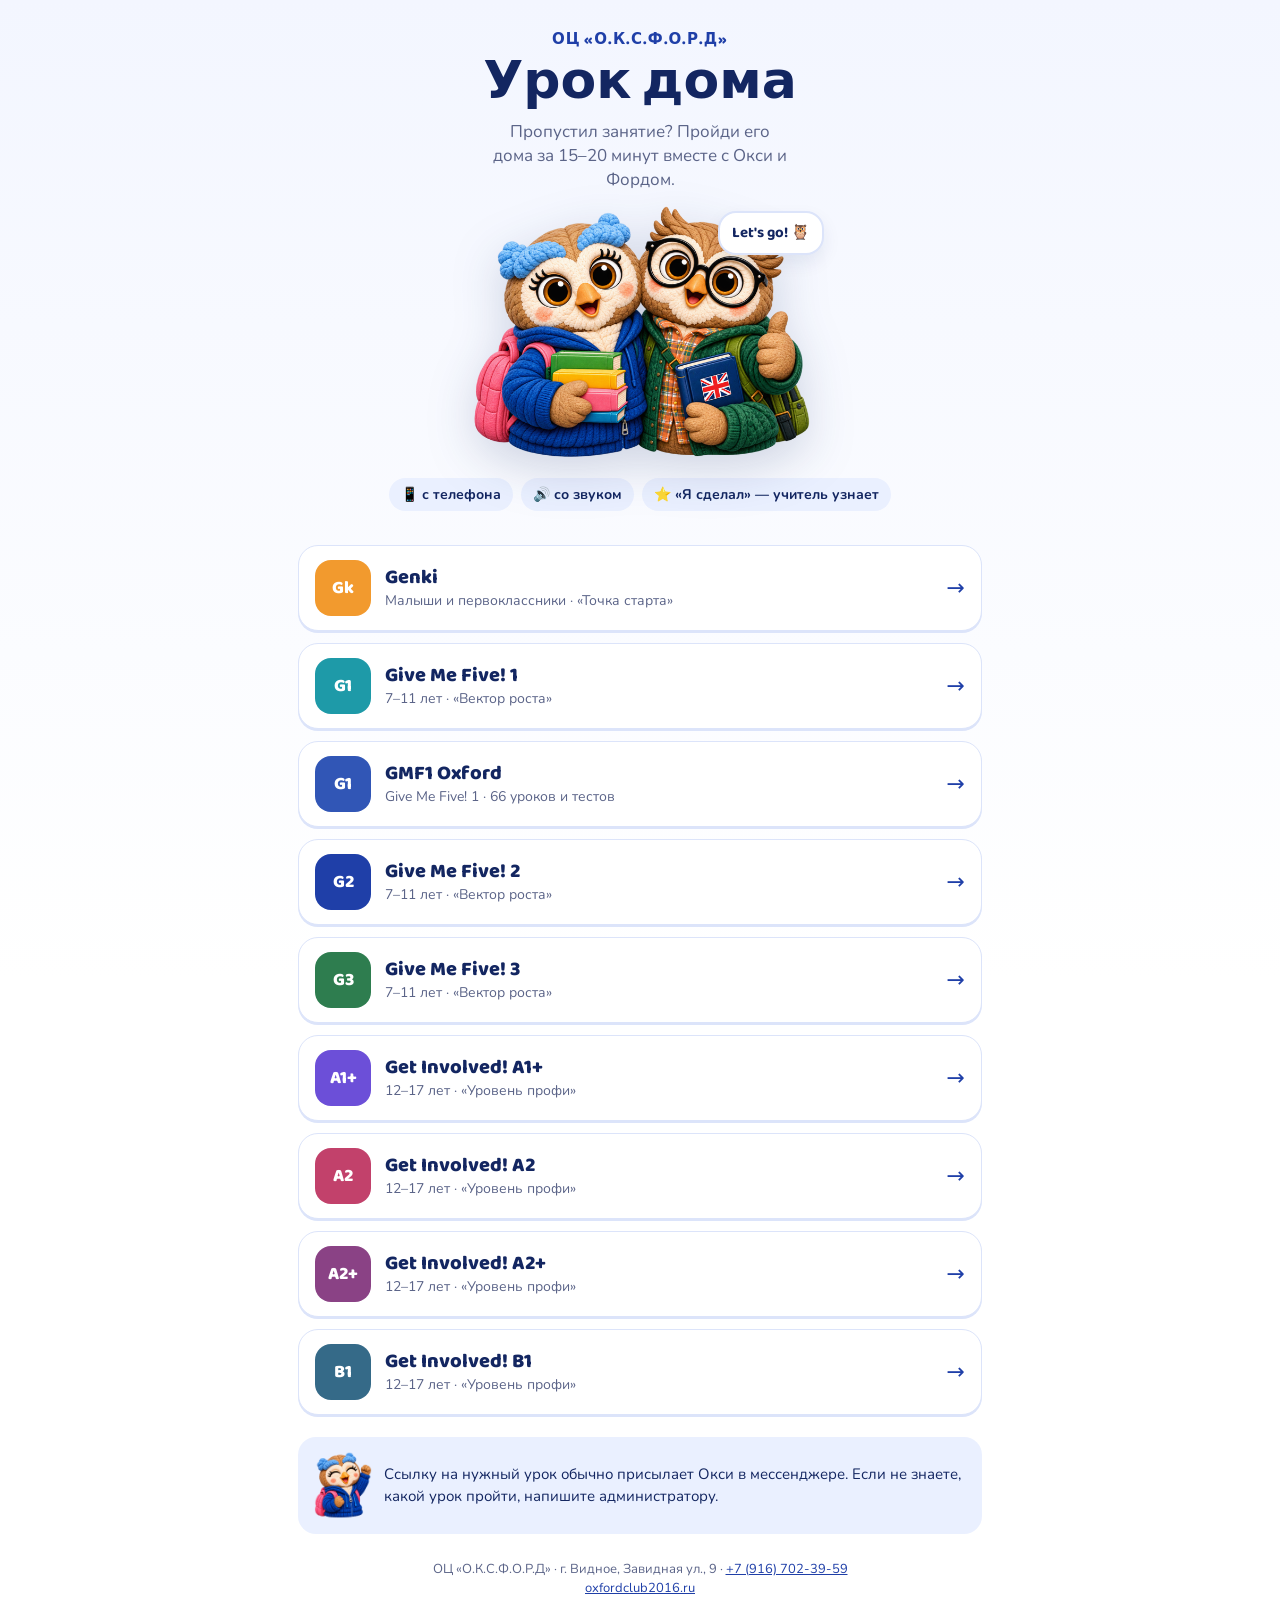
<file: index.html>
<!doctype html>
<html lang="ru">
<head>
<meta charset="utf-8">
<meta name="viewport" content="width=device-width, initial-scale=1, viewport-fit=cover">
<title>Урок дома · ОЦ «О.К.С.Ф.О.Р.Д»</title>
<meta name="description" content="Пропустил занятие? Пройди урок дома за 15–20 минут вместе с Окси и Фордом.">
<meta name="theme-color" content="#1F3FA8">
<link rel="icon" href="assets/oksi.png">
<link rel="apple-touch-icon" href="assets/oksi.png">
<link rel="preconnect" href="https://fonts.googleapis.com"><link rel="preconnect" href="https://fonts.gstatic.com" crossorigin>
<link href="https://fonts.googleapis.com/css2?family=Baloo+2:wght@600;700;800&family=Nunito:wght@500;700&display=swap" rel="stylesheet">
<style>
:root{--blue:#1F3FA8;--deep:#132661;--sky:#EAF0FF;--sun:#F5C842;--ink:#15193A;--mu:#5B6488;--card:#fff;--line:#DCE4FA;
--h:"Baloo 2",system-ui,sans-serif;--b:"Nunito",-apple-system,system-ui,sans-serif}
*{box-sizing:border-box;margin:0}
body{font-family:var(--b);color:var(--ink);background:linear-gradient(180deg,#F3F6FF 0%,#FFFFFF 60%);min-height:100svh;-webkit-font-smoothing:antialiased}
.wrap{max-width:720px;margin:0 auto;padding:0 18px calc(32px + env(safe-area-inset-bottom))}
header{position:relative;padding:28px 0 8px;text-align:center;overflow:hidden}
.brand{font-family:var(--h);font-weight:800;letter-spacing:.06em;color:var(--blue);font-size:15px}
h1{font-family:var(--h);font-weight:800;font-size:clamp(34px,8vw,52px);line-height:1;color:var(--deep);margin-top:6px}
.lead{color:var(--mu);font-size:17px;margin:10px auto 0;max-width:30ch;line-height:1.4}
.duo{position:relative;width:min(78vw,340px);margin:14px auto -6px;aspect-ratio:1448/1086}
.duo img{width:100%;height:100%;object-fit:contain;filter:drop-shadow(0 14px 24px rgba(19,38,97,.18));animation:float 5s ease-in-out infinite}
@keyframes float{0%,100%{transform:translateY(0)}50%{transform:translateY(-6px)}}
.bubble{position:absolute;top:2%;right:-4%;background:#fff;border:2px solid var(--line);border-radius:18px;padding:8px 12px;font-family:var(--h);font-weight:700;color:var(--deep);font-size:15px;box-shadow:0 8px 18px rgba(19,38,97,.08);opacity:0;animation:pop .5s .5s cubic-bezier(.2,1.4,.4,1) forwards}
@keyframes pop{from{opacity:0;transform:scale(.6)}to{opacity:1;transform:scale(1)}}
.how{display:flex;gap:8px;justify-content:center;flex-wrap:wrap;margin:18px 0 4px}
.how span{background:var(--sky);color:var(--deep);border-radius:999px;padding:7px 12px;font-size:14px;font-weight:700}
.list{display:grid;gap:12px;margin-top:22px}
a.course{display:grid;grid-template-columns:56px 1fr auto;align-items:center;gap:14px;text-decoration:none;color:inherit;background:var(--card);border:1.5px solid var(--line);border-radius:20px;padding:14px 16px;box-shadow:0 2px 0 var(--line);transition:transform .15s ease,box-shadow .15s ease,border-color .15s}
a.course:active{transform:scale(.98)}
@media (hover:hover){a.course:hover{transform:translateY(-2px);border-color:var(--blue);box-shadow:0 10px 22px rgba(31,63,168,.12)}}
.ic{width:56px;height:56px;border-radius:16px;display:grid;place-items:center;font-family:var(--h);font-weight:800;font-size:18px;color:#fff;background:var(--c,var(--blue))}
.t{font-family:var(--h);font-weight:800;font-size:20px;line-height:1.1;color:var(--deep)}
.s{color:var(--mu);font-size:14px;margin-top:3px}
.go{font-size:22px;color:var(--blue)}
.note{margin-top:22px;background:var(--sky);border-radius:18px;padding:14px 16px;color:var(--deep);font-size:15px;line-height:1.45;display:flex;gap:12px;align-items:center}
.note img{width:58px;flex:none}
footer{margin-top:26px;text-align:center;color:var(--mu);font-size:13px;line-height:1.5}
footer a{color:var(--blue)}
@media (prefers-reduced-motion:reduce){.duo img,.bubble{animation:none;opacity:1}}
</style>
</head>
<body>
<div class="wrap">
<header>
  <div class="brand">ОЦ «О.К.С.Ф.О.Р.Д»</div>
  <h1>Урок дома</h1>
  <p class="lead">Пропустил занятие? Пройди его дома за 15–20 минут вместе с Окси и Фордом.</p>
  <div class="duo"><img src="assets/oksi_ford.png" alt="Совы Окси и Форд" width="340" height="255"><div class="bubble">Let's go! 🦉</div></div>
  <div class="how"><span>📱 с телефона</span><span>🔊 со звуком</span><span>⭐ «Я сделал» — учитель узнает</span></div>
</header>

<nav class="list" aria-label="Курсы">
  <a class="course" href="genki/home/" style="--c:#F29A2E"><div class="ic">Gk</div><div><div class="t">Genki</div><div class="s">Малыши и первоклассники · «Точка старта»</div></div><div class="go">→</div></a>
  <a class="course" href="gmf1/home/" style="--c:#1E9AA8"><div class="ic">G1</div><div><div class="t">Give Me Five! 1</div><div class="s">7–11 лет · «Вектор роста»</div></div><div class="go">→</div></a>
  <a class="course" href="gmf1/oxford/" style="--c:#3156B6"><div class="ic">G1</div><div><div class="t">GMF1 Oxford</div><div class="s">Give Me Five! 1 · 66 уроков и тестов</div></div><div class="go">→</div></a>
  <a class="course" href="gmf2/home/" style="--c:#1F3FA8"><div class="ic">G2</div><div><div class="t">Give Me Five! 2</div><div class="s">7–11 лет · «Вектор роста»</div></div><div class="go">→</div></a>
  <a class="course" href="gmf3/home/" style="--c:#2E7D4F"><div class="ic">G3</div><div><div class="t">Give Me Five! 3</div><div class="s">7–11 лет · «Вектор роста»</div></div><div class="go">→</div></a>
  <a class="course" href="gia1/home/" style="--c:#6C4FD8"><div class="ic">A1+</div><div><div class="t">Get Involved! A1+</div><div class="s">12–17 лет · «Уровень профи»</div></div><div class="go">→</div></a>
  <a class="course" href="gia2/home/" style="--c:#C2416B"><div class="ic">A2</div><div><div class="t">Get Involved! A2</div><div class="s">12–17 лет · «Уровень профи»</div></div><div class="go">→</div></a>
  <a class="course" href="gia2plus/home/" style="--c:#8A4285"><div class="ic">A2+</div><div><div class="t">Get Involved! A2+</div><div class="s">12–17 лет · «Уровень профи»</div></div><div class="go">→</div></a>
  <a class="course" href="giab1/home/" style="--c:#356A88"><div class="ic">B1</div><div><div class="t">Get Involved! B1</div><div class="s">12–17 лет · «Уровень профи»</div></div><div class="go">→</div></a>
</nav>

<div class="note"><img src="assets/oksi_cheer.png" alt=""><div>Ссылку на нужный урок обычно присылает Окси в мессенджере. Если не знаете, какой урок пройти, напишите администратору.</div></div>

<footer>ОЦ «О.К.С.Ф.О.Р.Д» · г. Видное, Завидная ул., 9 · <a href="tel:+79167023959">+7 (916) 702-39-59</a><br><a href="https://oxfordclub2016.ru">oxfordclub2016.ru</a></footer>
</div>
</body>
</html>
</file>
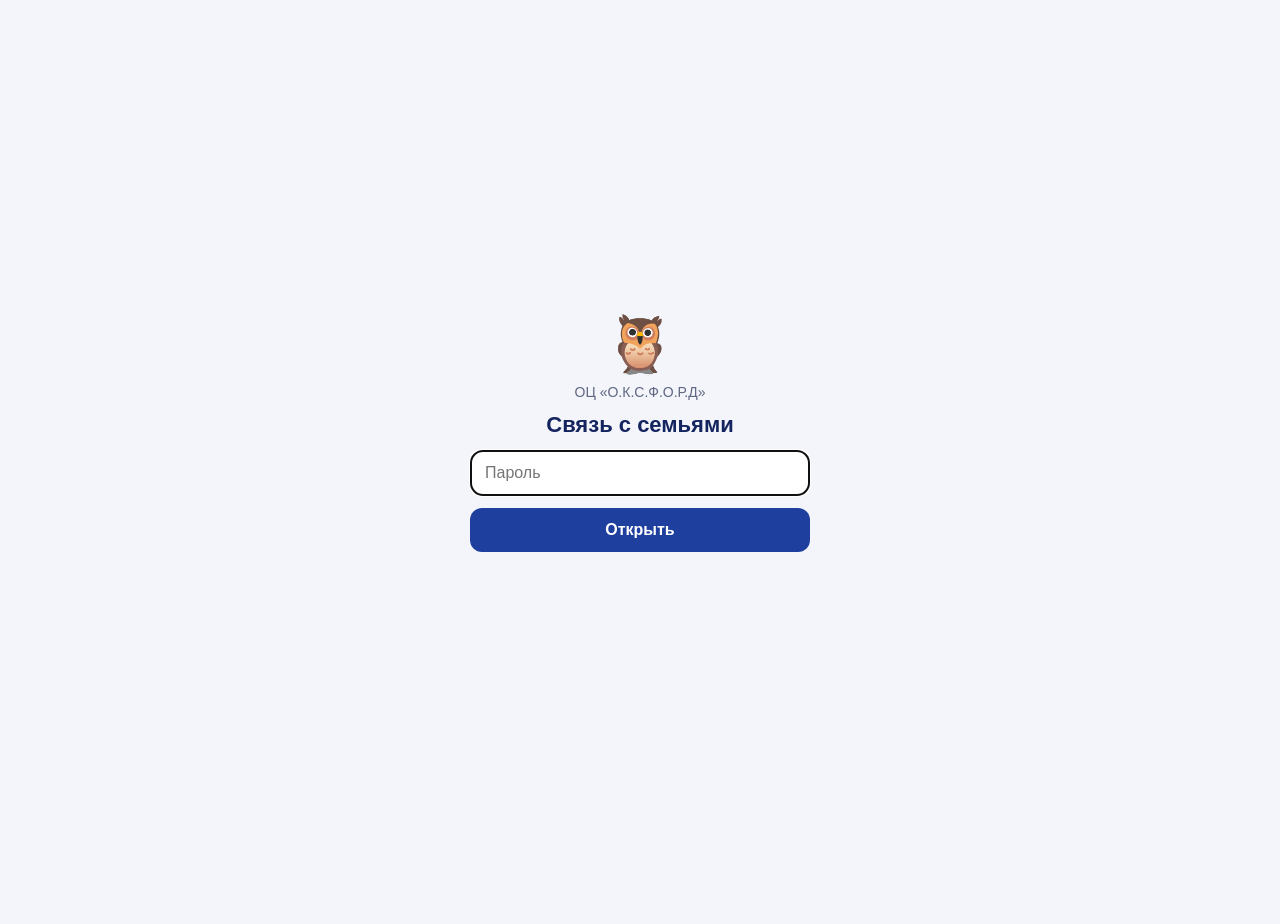
<file: svyaz/index.html>
<!doctype html>
<html lang="ru">
<head>
<meta charset="utf-8">
<meta name="viewport" content="width=device-width, initial-scale=1, viewport-fit=cover">
<title>Окси · связь с семьями</title>
<meta name="robots" content="noindex,nofollow">
<meta name="apple-mobile-web-app-capable" content="yes">
<style>
:root{--v:#1F3F9E;--vi:#14245E;--h:#F29A2E;--bg:#F3F5FA;--card:#fff;--ink:#141B33;--mu:#5F6782;--line:#DFE4EF;--ok:#1F9D55;
--wa:#25D366;--mx:#5B4BFF;--tg:#229ED9;--sms:#8E8E93}
*{box-sizing:border-box;margin:0}
[hidden]{display:none!important}
body{font-family:-apple-system,BlinkMacSystemFont,"Segoe UI",Roboto,Arial,sans-serif;background:var(--bg);color:var(--ink);-webkit-font-smoothing:antialiased;padding-bottom:calc(24px + env(safe-area-inset-bottom))}
.wrap{max-width:560px;margin:0 auto;padding:0 16px}
#lock{min-height:100svh;display:grid;place-items:center}
#lock form{width:100%;max-width:340px;display:flex;flex-direction:column;gap:12px;text-align:center}
#lock h1{font-size:22px;color:var(--vi)}
input,button{font:inherit}
input[type=password],input[type=search]{width:100%;padding:13px 14px;border-radius:12px;border:1px solid var(--line);background:#fff;font-size:16px}
.btn{border:0;border-radius:12px;padding:13px 16px;background:var(--v);color:#fff;font-weight:700;font-size:16px}
.err{color:#C0392B;font-size:14px;min-height:20px}
header{position:sticky;top:0;z-index:5;background:rgba(246,244,250,.92);backdrop-filter:blur(10px);-webkit-backdrop-filter:blur(10px);border-bottom:1px solid var(--line);padding:12px 0 10px}
.top{display:flex;align-items:baseline;justify-content:space-between;gap:10px;margin-bottom:8px}
.top h1{font-size:19px;color:var(--vi)}
.prog{font-size:14px;color:var(--mu);white-space:nowrap}
.bar{height:6px;border-radius:6px;background:var(--line);overflow:hidden;margin-bottom:10px}
.bar i{display:block;height:100%;background:var(--ok);width:0;transition:width .3s}
.tabs{display:flex;gap:6px;margin-top:8px;overflow-x:auto;scrollbar-width:none}
.tabs button{border:1px solid var(--line);background:#fff;border-radius:999px;padding:7px 12px;font-size:14px;color:var(--mu);white-space:nowrap}
.tabs button.on{background:var(--v);border-color:var(--v);color:#fff}
.list{display:flex;flex-direction:column;gap:10px;padding-top:12px}
.c{background:var(--card);border:1px solid var(--line);border-radius:16px;padding:14px;display:flex;flex-direction:column;gap:10px}
.c.sent{opacity:.55}
.row{display:flex;justify-content:space-between;gap:10px;align-items:flex-start}
.nm{font-weight:700;font-size:16px}
.kids{font-size:14px;color:var(--mu);margin-top:2px}
.ph{font-size:14px;color:var(--ink);font-variant-numeric:tabular-nums;margin-top:4px}
.ph span{color:var(--mu)}
.chs{display:flex;gap:4px;flex-wrap:wrap;justify-content:flex-end}
.chip{font-size:11px;font-weight:700;padding:3px 7px;border-radius:999px;background:#E6ECFA;color:var(--vi);text-transform:uppercase;letter-spacing:.03em}
.chip.none{background:#FFF4D1;color:#8a6a00}
.chip.okc{background:#DDF5E6;color:#17733F}
.send{display:grid;grid-template-columns:repeat(4,1fr);gap:6px}
.send button{border:0;border-radius:11px;padding:10px 4px;color:#fff;font-weight:700;font-size:13px;display:flex;flex-direction:column;align-items:center;gap:2px}
.send button small{font-weight:500;font-size:10px;opacity:.85}
.send button:active{transform:scale(.97)}
.b-wa{background:var(--wa)}.b-mx{background:var(--mx)}.b-tg{background:var(--tg)}.b-sms{background:var(--sms)}
.foot{display:flex;justify-content:space-between;align-items:center;gap:8px}
.foot details{font-size:13px;color:var(--mu);flex:1;min-width:0}
.foot summary{cursor:pointer}
.foot pre{white-space:pre-wrap;font:inherit;font-size:13px;color:var(--ink);background:#F6F8FC;border-radius:10px;padding:10px;margin-top:6px}
.mark{border:1px solid var(--line);background:#fff;border-radius:10px;padding:8px 10px;font-size:13px;font-weight:600;color:var(--mu);white-space:nowrap}
.c.sent .mark{background:var(--ok);border-color:var(--ok);color:#fff}
.toast{position:fixed;left:50%;bottom:calc(20px + env(safe-area-inset-bottom));transform:translateX(-50%) translateY(20px);background:var(--ink);color:#fff;padding:12px 16px;border-radius:12px;font-size:14px;max-width:calc(100% - 32px);opacity:0;transition:.25s;pointer-events:none;z-index:9}
.toast.on{opacity:1;transform:translateX(-50%) translateY(0)}
.hint{font-size:13px;color:var(--mu);line-height:1.45;margin-top:8px}
.empty{text-align:center;color:var(--mu);padding:30px 0}
</style>
</head>
<body>
<div id="lock" class="wrap"><form id="lf">
  <div style="font-size:56px;line-height:1">🦉</div><div style="color:var(--mu);font-size:14px">ОЦ «О.К.С.Ф.О.Р.Д»</div>
  <h1>Связь с семьями</h1>
  <input type="password" id="pw" placeholder="Пароль" autocomplete="current-password" autofocus>
  <button class="btn" type="submit">Открыть</button>
  <div class="err" id="err"></div>
</form></div>

<div id="app" hidden>
<header><div class="wrap">
  <div class="top"><h1>Связь с семьями</h1><div class="prog" id="prog"></div></div>
  <div class="bar"><i id="barI"></i></div>
  <input type="search" id="q" placeholder="Поиск: фамилия, ребёнок, группа, телефон">
  <div class="tabs" id="tabs">
    <button data-f="todo" class="on">Не отправлено</button>
    <button data-f="all">Все</button>
    <button data-f="sent">Отправлено</button>
    <button data-f="chose">Уже выбрали</button>
  </div>
  <p class="hint" id="upd"></p>
  <p class="hint">Отправьте каждой семье её личный текст: в нём ссылки в бота Окси (MAX, Telegram и ВКонтакте). Когда семья нажмёт ссылку, Окси сообщит вам в MAX: «Семья выбрала…».</p>
  <p class="hint">WhatsApp и СМС откроются с готовым текстом. Для MAX и Telegram текст копируется сам: откройте чат и вставьте.</p>
</div></header>
<div class="wrap"><div class="list" id="list"></div></div>
</div>
<div class="toast" id="toast"></div>
<script>
const UPD = '23.11, 00:11';
const ENC = 
{"s":"R6MSEeEsgNaMCDQBiyv8EA==","i":"T4jIO58tZ5l8DZTs","d":"25+jJdFvknQ1jXxIzWpVsIPTHflpCj3jYnz2TtdTyifgt6zUYjz1qHrLbW6f3jV9drWnW+qCteW3EB6UiA3GrZLksPqlVkbT5C/XJwxkZ37PgJR0O+It2zKepIUEEs+0katt76QIUn1b7iBlTsnYjrpfmrJvA7T4+nxwi2OPg5pANONaJz+Nf1Dfl1SNdi0UK4u/JeR53u3mq3ggZXp0dblCTQuuDTsmB91RicfZivtotZiYEeVF70onCD953vX1EAY3iOPP1Sjr4ogQG/HXd8AkpoI5+HVYY4dpL+Aj2TcYlkJxx1muhZqLSS7s7r+GRn3tIu8O3ulNIrHnqAMWJ5gQ18YOWfslxomfrG4/kmc8bzDA47VPftJ03ShLIRZIwz4QUBoul9q22mdwz5ClScVSuGU599upX/[base64]/o58h8+oyxo8Ysc+KNPgaHMfh6dwETNpspMTQKdtu+IVRpd50BQPsh6Xo8x2Y0aZd+bLEynX/QEJ0m8c7KoH2H5VJyLlmbGzPEoh9d5nvfv3tt1MXiU2xjcH4OxK0BjERoZS1vPi1u2BQGzfITtkNyBJtw2HthkwQ8zjXDZqZdPJM+1FpOnyMzOwmq+YqlfOmSAMjsrohNJ1HnHkkrzIauUV7wBhpSEk1Bt3sWwEuevCMpRDfQnAtzZ2r5N++D4/f40pVX4ccEsqi4zFn+q6tHIA6Wx2tyNf7ZjMRwtrR+9bfHo5XBYXRs7fHAIdFfyz/QLaDkNZtU1z/r0ZYYpdeoygsJ/g8o7klO25/NXb+XzABSUfxisjhgsGxYTlD7rtXJUWUYpUFGBMf5ORBO38TR5Ea5kYw3yvFkGt4Btpau+huwghpXdI6Qz22PCAvkuV3u6JuZVrP7wz4nUBkHo0jl9eGmYjU+f7uS3HYvQxEHz7Pr1LNs/t9bInaLmrWi4g+StW6ddSF3x9lTHHAAuH2Z2S3ccJb8hQ4P9OIGb20snLWiscQLDvgsw0Eza8Bb0BGnEyBzyrdWnnvsejHzG9SHgqR7JFQUnQk7a8qcGc6/9v/jSleWWzxUk6m3EQVcMv1AaJ1nSamW7GyVgXnlFe03uLjSxJLjG+OabgzsPtzRPuJyc2KDD4m48N9/+YyGR7CXGi8ynY+6YdODAADhN5k2+D+8Vx2aSXOafq8PRPbI2nTwkfOlVD20n5nRV4NPGCXzsAVZEESPhGgwvifH6t2NSHY7ElltBepDi/mF4L0YsM5lZnbGvzZqkq9/ftzOcz3dNKUhlKBhGQORREP8MELxcj8FOEoesE/uKp6c+0tG77BKmNgAwLFp49My6kHCMYzDqpCYz1edbkw8Iv1jzC9BibXPq4eKzPMD6GTFuELD0zEGBENwHtF0/vv2Vwuj3Ea4xGiczwKhuh4f6Y2ic7Kkq2SbhM2LWMW+qFTjiD+odBsaJE0ggbnQQk/pIcoofHyPtoYpl4rUlUw/2G1qk9Ren+6TV1q2ltPTjmhRmPvM5/HB+SMzAzVjPRcmITCzbJTk8B57H7S4nzjEIjT19HCtwRl/qgVYSuG59re2LC9krtfft216qlWZWEQzIrPnHQi5F3MVHbMp/ybgRuv/fy9uZuDNN9KsojPOWQ2Wyq33RvSq144lG18IigvYfV/kDUBhjqBjYw5LGZFJW1KILDuQlMMK/[base64]/8eEFU8Zygi1aujFIaRGyNT5RMMNnUz7LEM6k6V92068LHgKzmdnwvYpQS09MBZWvyYI6DEdmkHyuwoRKEYJu9BJ8Y+U53/ZIm1Q+5tIwYTS0Q1mLl7ZgMxYO0CNfamCjlP6wHb1pgCN0EO/Bc+dNjPRsWsNzGPjTPH7B/coGJ+Eu9u1io5nCNDNrxLi7YYXLUZ6OOcHlC2NU0wmVJchDLxGcP9nfy7MarQZiMdmm/Go5/8pJMDDoUDbgvzgNkvMApoCRoh1VK398NwScRyNwvKxuET1QqwfvkuCtj76GCacklHtMTm0LLNRHdCeMH+W/0QM3LVu2Bq4WCQCR4SLtGhxW+pgHTfCd21i57Ym9RSmnk58AoiCSUVHcDg1iB5m9JBqUAsvncAjS4z54Z/o48KG9J320G+cYEjKXuoS27WfEZVx2Iv90I7fvlqOL2BMjvDgsh5Ah5BIEHreUSdzEHxIm/aNqoJgRQmzdcWUsNC0mT6yuwBLLhr28uy3EofTp3WBDpW4Q7VKoOv7Tt0Y8aWwoE0qUq893PFakqd4AaWqfzd/ytTCIzTh81aMYIiQha/fzERrQir92BtV5X+4B5JsKr2lW9r2DoRDmDqZl0xDYZzPlJH18EYqk5deZVcXPFPz9m2HeZfd0fdDHzCwSxq3GmbfAxwwXBup+hE3191g4d9hFxzHHaW2/FRaX21h6cLibcUv7JAWvxn+mtjMjAJ5Wn8O/[base64]/cViqZe5uidSitbLynF3av4VhqIWpLOV9M6hvP4GaSIBAerIMKHEnsocTaqHQ+XW6uDbkdl1oj5wgn1Iy+WTfIyr5oVZ+5RjBAdetVRJ4k8wdF6C+VjylQ2dddOJkFaVPyO2Q7MbSaasreg3O1MzA++PJH981eSdjCPP4WiLGMlAB85HbD2OeR3qXtSi+VGfMbLlghd4/Ag/qJErR4gd8i1TkKgAIzcD50ZGdFvBf2rAHNgGIsEOfJ8VioAmQ4nMu+FfzHydblSu/5ByshEk0RQekLd/TQ3K8SdiMiWJqFz80uEffYM2FmuPT+gsOSXAG4qn7byS4dOw/ZC0zgwQ7h5/YljtYAtosd1v7LrDUPqHG+xej23s5PTF0bEl3c6TtEXlLv0XGoJA0MwjiKzg5CeCNiMYZFU1VZnkElaHl2RnvdXT+/I0ZvsZTKNjr9RbCGueC5tJUPAI0PJjbDDrTwOB/9EhliJ/SR2A14w71oIyYnCVvrEbGKI2biHn+S99/3AczxrTORo7nfqf4hkkccV3s4g0WfUv0qMEW/jA3YGuZ3lglupmwPJ9iMeo5id+MsOrFuT1VGgWsnmsYKgmtBEP8KsfVdYw9Z1f0Y3AQ08Ces1wyxoGMVdUVfys+jmQJ8kQb7Arl5rr3sEhW9IdL6hggan0KvEokI1/7z2jPGAZp7W8JB7FosNz4bMlKv+n+TC9mhRIrKqNPsL6zJLlnJoN4uHyzhQvZ3s104WF21Qvcv2HoTXCAbtlYwLszu9pafcoD91AV5ZgZNFK/0bfF+V4+MlSI8KdHy+uDbfp4HrBU/+EDp4zRxRyfZJ19rHqkUHetSssb18JdcS2Jn0rHFACpjylbCUWnh5iSSi9AJWnf82Mqcp9TfoKvrO9GzSKhgMgmIRtzCPtgKcATsk+qhdp9zkYTr5sYwUD70ZvFwpLblea17B+1uU7+qFc+MNti/15keCprmzZDsOo9v8q0JzzcogB4KelBlE41RSNyIWRTfxyRvXoqCB66hcWiTrCxAFs+5FxWMP+4vrP2Q8rfTfGGPoWLpUB4HdSEuPYKAaA+mGTKMu7/2o516XWohPXZILZnAAZfUTLAli5AX1Oo5pqfwtC+NFKJgJi9hUGu0ClNeF304Z+6HINLLv/JX1OPM8jGDn1WXY44Moci0cMv9D5mieuzYQ21Y8SN1J7/bt84pjwRoOYYLi3MIRQeYJ1UNcCsXfNGNNvkl5Wy6OYGJd3hId6Z451WlE/[base64]/if3HUz3X+mqSUhKy0t6DybJnYi9TGr2xeF3SeG80tmFSJ2lvYp9A9GH97BKNsrORfFzuyEUdl3w3XX4lq26235517M/hA9wlBwNmHWszCyQn0e4/QxJphvfQCi379CSL3vLZeYn5nyzLvI59m2DOjJRIIbKcPcxaz4WjHebP703nBDXq2pnO9J6s4nvBDW+6NWkXfstzf5ruvLIq1R5OUV+yWRWomNZHcd1Vu5yFS5HtfQtXVv3/raDuAyP/XwzbHpm4OV6A7yiNAMx8s0vsHN20PfXAb5PncGaB8/53NCb+iRrFfSufOk4z9pN69Fy49SqtonLWyJUVNQzyPXeVIFX7xKrNwFNE8hF8zGAbhr0DmbGeYZOZUF+MjKAR93jjW4WfeBdCWAnwVgo8qT3j23zYvHeq5TEW6Y3g68Md7/Gwu54i61fpQSDvrOQepmpTOmGRf3pJvD8W/4lqxqNdmXiv18zqpBXtxljFZglwlJauHBisI1NO/ff366UC4m+YGSOjaLn4W0wZLCmE/AIEuOWtfcZaHuf+2k29D1OzGlIVd/5ro+G7Pw1D/HEvdJHHH3iBse/TUqYqVqtTVwFYsKhRIDx83395Vpou1nHa5/nNXzly3NM73HGm5B60bJBbtfXZkDNuNgFpy7St2/cbvsV6krTnjiQ7lx0N2+h3z7N4e2qU1m8nt8N/aUetDbMt0SaLq7Z9qIoQwK1rCVNNMau1ktUF/ap/bgZ6KI+2lQ2vaY38uYYbDdvFR8t9yzP3sSumNbaNRSeZv9oTM1/QmecRI87R8OwhjF9ed9+5RzNQ6nLHkp9Hw/fvjUO6GdUe/4+nDnGFC3vO9wm7eKzwjVRLdvZ2MLyRhvLTlcsKGYS2tOFRi4ASX3B/EQGTA+FHdwmo/Asu1bXwQwBaubYze+GGtVQHdz1s+fvf3ZiYJGE9nfBcx44pRzVTGvcvMyazrFJ4kZ6pp/XYjt/bEIkpHImAXNpgQWv5Nc+PvSq3hkWGEDpLHLtRV/N0I70nslDxOL3xuW3NuZilZ2z8bm5seCiIcnz8Aexb9E7Bm3+ig/cuY9E322/xga5i77Y7EKrwqrz77vsgJSY6M4zCEx1+ih2a0ELwAON/wQDwWMxxWwpCDwSw4hC385xjDFIcDZX3tu9Fj1xPg4YTvk2Lzf12sq4PR+p9PUbSCwRh6me7PCojDha0d/6CGxkgexZFJW2YgjvuT76zxnXvqXwYOIJnI1lUeyfHe9jQtooz4Mf6uieG2pB3AXZSjx+vPuP464qTCG8O5l5jqBFSn5Xjt9ewiWr8IX/Pa8R7QvXnTXGPkr2xCoElGne5F05fpShuL7sOp+PwGG9QuLSbmKbq649afZ61xAVZYpqvbtjXm6OhFZk6v+x5DIXZ0WDGaBb18ub6eBykrlN5XMMdIAX/ylSuJE7vhf9aumK9tx1yccqICVEBP1fm+q0IIehpfOWIgqjNAVPgcahCndvOry8LobuCRzdo+QuNlw3d5j/L5lLPSKvU2jBSZlax+GLRbC9h5XEWtGG7kauH7QX6cjKBXAGx5vWJe1ZS+VQwZ8odSyOHm6SZ4tXLzrJu3DR3nk6sSGbuRxBLh/CaaBOmnjpLqsZobLh6Ao8ofrWSCHctMvq6a2ovE/HTAHZXXJK1eqzJ/nnDUy9o+67JlQUwy/LLPkpHDfuzUvxT6AXolooIpmnRjzPdBXFoqNNtiDsNS06mWEX8HIJDYXjw0smPjMal1oh3g4m1GOTNM6cG5LKgUTOLfmJOC4nKy2DtOM0/wGl+DvN2jRsuyDidKVEvLr5bBNRc1Tmtr0y6HD51ENcxyiMSllBe2zqlgH0cLCVInqYeNd49LvDugqcxC4QWok3FYlisaVPNRU9spyB37vMJdYkrindVOYCmCC4K/LvzFQ7c4h8Xwwdl7OKrMgpBFulQwHMM3ft7+C+B2s6P0U/7XUQ3WxsOOol1si/ORh7mKGy4Jq9AXPfSE8CQLTeWLSEGrZBq9dbV61VvFCA88Is+p6P9VCv5dpN/XxSVSJHabPZxQBd6J+yD3DHlyH7fmah84wMIdgn2a1LYcdJQM8g5ME71AK9644sKRydFOuSty2VBErefcDjBv8mvEZA8Bqm83sMX6s/SmwnzufpNMS013EpvnF7SbuEJzfUeiP77jfs+3k3vkS8XsLKcO/PaHinaLSfNWG+/cuIHi7jFKvjy2r8Ha5Ed8cHwgVEzo72nAu2LEhoOKDrTR/L8LY2ehTFZVFHR51KTA4MxaqnZ1uGr4NQXHV1zNiQTH+gYeixGngOe4vqYmWtRYOmimAciJ0KKaQFHStmjrO4Tobl23UvRC9+3PB6UrdF+pBQq1clhHPugVjs6auOfW1hrnQ3/vjcgohY6MdvGky1jB1jv4Y2KPtVVLbzFaHrYslRLV357KCqnaG9ZlJDQy4iHiKqZPPIHJtpw+bL4m+S7nhI/mblZF7v8VqIdw8di4jQjYu5vvT/FdIMZjj1PDyCGqFd3GihyCKn4fruTkbLpdVoIu/gj/Tf9bwlF7YYu6Xdqs01PrATROLE1SFr28rYAdmeN3D5aNEIBJ3VvPTRYomU9DNZLY2Vqgv9cDt6mk7Z+FJvzwepfdq+fo5PZDKUqOmPI/30iLH3ajD2tpJuuHvrB0kBxw8+whqrDx9WjcdOw1NdIjfw3xWknDuCYyvM3XVUVehyMfMk5hmQyvWcI/DMn+aQUayUKQ1708dvW1UosMQDEPB6moDF+kDCL3bcNum4bwAcPPy9GQZjWWf4va1dagTcTI2Byed1dqwUXOMWHbO5y5nAsqv4ZdSEYuTNo/+bvYNR/G4eydzn/Jq+AmREgihwkofEGt7W+AewI2ugBAV2qp9cVEqVdgLG6509r6RrYk3dkY+n1UHjenjyoege7tEIsVYGkeviStdJlEfh0Hr4nTpr6vjAs/dVDk40BELXyBSqcvemxx4knvPx5fOBXfGaeGnrjuGqcQ4F6UaFbMrBq4ey7KEHclYyv5bjJgXD5cM8YqZgWoAQHe74hO9wZkDvLW+54as4IJq25aq42C7vgeg2BFtPXuUmjKtbEL8Ai5LU/BFrFBZ6nRq5aN9JJy6NFAKdw7tHp+rmEYWZpe1vcrSRfUtgRNPeA4TIfeJ/yyTs2Hg+EEQLGHD3RE74CRAyS4oKagBF3vLKTq2ReKp3si0gLIw9EmSAbM5AJNAPCSrrAvIs6bUVIFRUVelXIMEIWb2c6+4K67X5PaUeTVNKDr9AkozvRwFc7CzcdJEo7tbFKLcYvL40kAnR8qxhH2WMSATv8nQsUM5n0N8ZpviB+sOwNlR/4xA7PuLxl+QtvOx1mDoXD/mr5L/xoHLkq9UlVBhfQOMp94lBcl+0Quu02b0Sn9XWswLtszTYUn42YNiGnaB+iGkHkm32EBCw3lMDngyFokhqGnz9fYh3A04yQikikeSSa93XAu4pggAxFmAZIlo48dpiloHaTZWg7FwDN7vXxOOjHGg+gRUSfSNk7a2bicu4TPYwr0t/5jqQM5FhOCUxYRxjgI5cylcdDtVofRqWbPf1tmdBN10aGEfFT6WKHKwlkg9bFAHxzDKhwG0J1BNq1r6SzZRS7d1IV7Jv1A0XbEnB/mYlFoRxhU4NHZFTL8HzQsaZgOxczlBVSzCZrnGi5rPO4GMxYc7iiaxMgW6P3OljXkkwx17K5JEpv4lhs6krY5cWbdmIZY1HWA5zA7QgkHNaz2tXEi9gADGaCqULnwhGH1SuQXq4Kz5BADoerp77SmKamjtiTU17q1QGRAB/owzog1uA3gyUhlrA0uur7QNThReUndJNRBGRvLwP/ocrP+OKYnXfg2T+7wyNWCKd0yNnVSczFigR5ZBruugQVUaS+WqEk51SBY0m2Ilobd+mzdxrYcKAUBemK+awXPfKx9eQpPzrhBGc1KSa7wvySiFAydTr2bQeW3Tm0smVD+UvfYjSHUtFU/wAmIADWQXWV1QYMNcTHQNjqySDo2tTuhV7nNd44PqXx5pQNPz1b+eyV7wUnUv0Z+L9BrCODRyu0vIH+/x42gZ2Sty85RHZIRPkf7kKCBVREhac3bCeDV+8o9aN77cDMnBiwIUumHEyH2o9Gj5Mr/JmkUvpJaEqkr4RtAAvQ3GU0VhQ+nveEkcjk5VWU/nBHcmKgpn51KwJvSj8GwjznPP0O6mansOdrxX+fGTV6gVWOI3cyctsIdteTtz15L7TE1e2UgYf3JGa47sDWULmnlBY4nSjsspDfE/JuMq57g0FPcRlUa/m3YgV+AWj6lKaW7pvKKSudwRe4FAvRVYgNVJ88eO2EC1xCo8S3MRrzSNIT/vsi/2pzxIWcS3M4G6bmGr8/KqNrYSPXepYpkBrVzzI3z65K141qh5PHD7sVk++Z6kXRr5WXqrXnFUoDblKkxyeAwnO9vn2puldSaVSGuSUwVPMFsl7FK7y8G9uoeAe5bA9D92abOaqIi4P/yg6GLSO43ibTL63e5aoNciQFmZCZKDGGqKZmgr667GNRw++kd1etaSNtKoKgUuDZw7zJ55UisZB0+I9yvQh7AWgbeYSgOijo8G0QGpUoMOkK59QWH8Is3laGSwlOlh/ekgxCHNzoqFkSSlR2SikdReE0ltBqBiKXTQu+TWxJLra6DIDCnXO1UmO2SRyLtUODuM3PSmd2UkzX55vtgevh7e4PTOOrm3Efhd+HmlDDUkBs6WETvDjs8goEVe73k2R+yjOLz+uc5iXtS0c86ihlby2oV1+gNlxtJs5E/Gak+XM3/rlECUArBKSmazXX1WdF0FVMzhKfIgjXfQoLlI3yL1eLImpKHW9tXWKEgy+0f4wwGdD3jrJM0baXdofrcNwUJTqyA/XvXNsLkND1XHf1d1lFo6uBVdGiH6L055ghuQbaAc8kMLN+r6r16Tfy2+1Ye8mc4FVAqtu8jUsoDndzxRyqkw0cFcxDJ5DNwIHd9vFOZqb4ebfHwl2v2KEa7ihzmiMD48e1tcdTf+vyR9HLpul0HWgmLr/197ienc/SHJFh3FuBxnyDPPVANW1CF1Tz65cMiUbzj0247CPXqcKDJyI/P46wCbyE1vWBOylbcl+PVNanu1POMprcbTML7jtO46xR6jDbJXyWm3oZ3TUSyp6a2/Ck+EHNIC7ks2k+TkwCiz0zAZ4DGs3vgMpRYyG48/wyOQ+zvWmsD3kh4V6pUHmQlhFW5MBdUBi02kLDxl8AVJ3E50Fv4EMBlnliv+tBx5bDB4tFX8EIrR3KQMAC1X20yvXI0RySzTLNaATTK3bND+IJQwlALbTAuoAiNUgVMGjrZv6RxwBg1KNlinWcAp+9mRnqGLu4MUlf0bPNjI46FIS4ydYmvRjkO5zwlYi2Hce41/ErhZT4lh8NMpKtaVKT5shV0RvHDJEqbcHOfC+fvp46pJSXPyQw0AfQxYKc4lBOdazBtHkp2h9uL0PVPYUFM4xpBaQ9UeTcjwoqOb8j89l/FyYyT10+fkubFJmvd39w9NfyISgZsZYjzNLj0OHZb1NQUCWnAOj1Ot5MIi4N9KZoEFWvRKklTY932hf0/dlFCvrjJ2faAKOgE2arIc7Fmn1W0tXau1Uq6NBjf0t6436tdtxEKWqdaKzIMQrjgwa0oRuAuZpwM88ZjHvyJ7OFYPtm/h2xmfd6XKae+lC9Sngb01iP8C0TLFdDj4RGUcai76/BpSOYW8ElRB1/hcj0eucDuDmxP6QAO6Ml7+PuVZDD9Gy1Xa4cATeUg1iU/P8owomRA6hM2y3V3doq/YFmQKIu5y0rFId/llfzMRBtoakSDCPkg95bXRJ3HxCua8RnqytnnKOvtNAj7HmhpxJhD0W3js0j8c/qAefqvcLNzaZhrD1eJPI4kuPeCAQA9NantdDhCfz5qYKhKGIgEkToATqDG9W6Llvpo6dPqLi3fRds8JM6+ZO04k2eByB00rqj8VLuzGNzZTERcB3R12SMG4TjHS7B86lUi2Q9ktOpFN9Kc4CM+LMwbqQ+1PsQ3ta7l1HZ7r/KmbEKbKgjeA4PGs+Pzcg6NDjTweJjYC70dolJmH6pHW/IcAfgZLr97YoSSojH6a8JaKpn3RGvjJVMoM5xhTFj6EOjfmcUBsXMHhHrOTwtE9XKfsLK/5ZkU61AdZ1JOeQLpNSBPDVGYgu/wouqp2jjShMI8iEg7OnyWOsQoMwL5b8ymhj/q27jlO3uyFzanP71jqap2kwM35E2Qr/Tf/NMgyXmyoAmBv1FP4mKqG9PoabIeSIdKulyoDqPH38QO3FoGykvK+y1+0IElLpFiqXRIyaPBMY6/4l8JPZxJ9vwcg+kthD2OqR7Gn9uhLjPnLML0tOEnuWrVm/Co1piNWqgtzxu5I9m2z/BNt6vHbVx1rFJevbAU07KaCfUNU3VylAaWu9TJc7n75ZzFvHEsOG3KD1wVtpTePcPYeW7hllaoD7YGCe7JuG1p1qMzyN1KPM3mPDOJwKN3oiOgTS3k5tgSQ2FxfT/X4caa44w87J/UuGPY1RqNCfud3QZDE4bKGdYo9Y31X15T8qj6anSNwFnl+ZxBEzL8AMIP5rg7zPEDwg8VvVTv+57JGa+A8b9b2KrVUc5+HcBxnQZUMziklyzwFk9n8PS63YC75WoXQP8jEgzaCys02uZOGtslfhhMVPgpNMYfdtWFFpjvTinQYj1JFgsBVoluyM0UWpJhoI/HzwCeCtb9H2giVaRnOBGiqzqXcBPRJLccakSRcS+6r26LWsszTppz/1FrogSYDzhZpmuZfqmksS7tA9cZY6MXNK6h5aYvVvKInJeT7QnePbutsfz5F8Xlr4U9/vvVZokAtvdnD9NLkesjkwc1CULRFXbMQh/9KDqJAgbMblSwIHqHe+EtAsmQWRAiiOIga6v7K8YfLhrq/V0zPFJy1ylQKVnIun+rHKZox2bT5VU2BFcflgWYbqN4boZT7XuRr2wfQOovT5k/RBttKjWK+gpLltl0wnjFicn5Se7P8bUvae84kuWU949g5PDsfEqebuI0n5zCcfQ86T3bwL8NdAlDdliFmfEhOG4LbKsMHmNkH67mMiXUPtrGWRKOHqj6H4zv1tsnuKclQLolBzH7hbYHbsCeEJrVfD+XngnMtfO99FYAz8yZgtMy9I5ZigiepWCixJ/xTYUArxMwM+Yrz26oAizRNVtiECR7O+IyZjbAGfx7xh8tqYc0z5FJDjqd/mQ0N/cKsL3qLoqArLLRuBTIUYEi8oT2Vd+OwdCHz2rMHm1bYOl2qu8pWJk8hf5zO0Hl+gdtO9pdqiWmyoFcXeympTAreVOpT0RLG34vueFOBO62WRjojG6bIYgkXFUCE2XC5UGe1/YYFoJEDTWA+cRT786/nLafTlj6mDOYVCgvnVAcr6AVfBFxIfO3Qc+5n/DIGQd2+Q29g993oI5rWLLcMymoZSXyO6zw2q+LsL/creIg874xORnEUWKgdQm/35bLl/sn+9iVSAoohKOEBW9DiUiih9LjTMqvYMHDq4rIEu2eqx8+7NReP72T8EBHMuMZxH5uH/wp8F3zgHRC/saH0LnF5iPzF/BEjoGOio5jx6mZnJmcLmn5VR5tIScUa5cYl12SUuHxYYYI8I+WRRxfLD8Jgv0Cok4+VXab5uSdpYuBDVfnAh4CKZ6/mjznwIx2t9vJXsxGl0Uipn2lAmI38cX0ezow2FydxdqM16BFcHM14bRNi8g9sehTFdwIsizI9Kg60NpModbnQDdfaaXkNZBUJKjteWptQuaLnRutW8v7jYVifq7AquwnYFkx1FdlfMpiejK5/WNeZ4gUlgWoR1PgFT2GbPsiOTs6Bj4ewoh+pRTKyUwQFs400YeKqpbhkCw/jyFadL1nMN27csuIer+yjKE+bMNpgcSo3kPia9m2PVAdyGcvtbnonaT9F4TXx2+B+4slUHVfTC4naCxAe2SH57CiWgt41NJVoymQc5XGXw6xlifiAR7yHHcNZmtEKvAgmR5i63Q8mpqTc2mYFZrMuHr3D6rNT9vLnlY4fRt0BpsQhv/UDXKw8ZXLNpiAYKgybHpPTRwQbn1cmCOFcDlfo464sL78kFmiern0wnVrOo+MIpcxh2/NZiPYvyuCM4UF4DYqh5Ua7ViwnWXQNcWIb+Vm/RHPbrttRb8oJDmZrR1HXvji7ldOmHW3G+mEor0XNPnnT3wPTsrUnWVAGBhPFQhitAxf8oOxuF53bWoZDVJsqob3k0LjX09zQ1WbkZKjOTCOpzpNGq9hYNCqtCX/eORdekbWEPwksfDbwlUOBgEhc0JVy7POGiLWUNDkm4XLqrcpeQ3uJ9gMrmROVactlxTVbLdeiFYk/TC8ZOSJk9DK+/DbLrkTg/9ipZDwKtl2g4flttEruBr2gTDJ4fxtoUBPccJPvT9i0TTNIlSfQuL46DVNHPCuzKPqhypij+ZFnqVSXHs1Cc2T7cZlXaAaFHRlJPkDwqHjUXud506rwqYeEHGTSp9VSI+cA47vyrluKzFgWNBzc/leKG7lro2vfs/HOzhDYD/AetyyUSzNEi1ytSuCebcofQZ0v9DxT8G3Gc6CV3WXNz40OHJ4oC+Zk4w1DQ57Z2d+/iZV4oAS36O5yUY1nj1NOqpD9OJ7Bvxn/v8UedGNHIHuGr8a1op9Qc64rJSG1IDXb9zg7prM7ZqftPICa8h1clFz9bYSYhp1DzOSlxS3k0HxNPGW8V9OYC2RRzX6/JLiP6IW6DHOpOxVEg6XeX8pQ3NYP/iuviQtTKjjF6uXUgXHmDT3klJx5mjFiakJEoUU8Nz/hplFNQ6r9tZwLr4wo5bZrtKVE75rXbPgc6f+IyDny3hm5XE1MAWrAaY5Q2oy8jNF04h2IqP6u0xAozPEgCak2/MfTHeD/CZgGkkyYS9B191zqgmp7cGoT4k6+848EbL2wn8xqEZt3LDp1uFuKGtMszBu1mLNYZ1PyZt852F7iRZmnfvOa2IvdLyAp4xhfb1ii2QYTy3mEKlKCPENShfIqXEGP3tId3IpnHr58xG78BIfmVvn0ZQTSKO/pV/JfBa0Zk6w3UmPehoa8+9cpIhwJhzI22vd0gcNbfXP//[base64]/gOvuHvgSMEimX5+/oSGo+mAAQa1wWupeELXXhPfaLZ3DqanCQorJkvgY2iNM6N3AoGViUkxW2bDqbhq8S/KYF8RIj46aqGoJ3aAFqdLxauyao5SJMuK8J3/Q5l8wDwdNbUCfqUN0Cfj1vsXWQt07UctSCtYpWHZ7WfglLwDtdn0jXKC72+7Xg/gY4srSYGSrcdx5/WFTAdyW2wZ6MtRG8JmYLa+u5z0Qs+vFTHfoLoC2yX+swVno63wO4PVhf1c7Vdt3esm7MgMZV2gMgZ27avC9itw3ZeGusi/4ujgK2ms9G2rtTEctG+HsZY7v1LPFGlMpB20d8caAdZD3mPBEuK9vOp631KXFtViMWwT7CiV5M6c0YiCP66lmgQ1OGDcuKFEsvJ874BCvzJSf4StBICvtYvcVvDO1nq3tW8zu5KIGVWoGJvi6N95Sv3N8X575+fUE7QD/5YGrBKEBF8QTSc+d74oKqF+x11j3sAT6TKHduGyg79gPIk6I1iBOGS+LG9PUF0P7F6N1h8yRH2m7fGDt8NcuV4cafRP/[base64]/BX6QikLX5Z2cDYsHG2doDs+xKDgG1GgPYaDLr1Srm6eWsdz/O03lg8i2vQux1ElLZLXR1btr3k/t8veGzRpjjKMOl+A0e4Xu6jL+Y6LlOaOyU0bCt5P1nQvxOkXHJdH9/6EGm/7Mp+fitO8YuGQfHtWYW//M0YgfxJTQUF8L5gH+DLlp4J6tuHGpA6pZr8+mMSR0/LvDPD8+CXRmhk5sGR52AZkywrNjXB26L1IX+oVWikRAl06oA3OXSv9ioCNL8jfqyu3dw2nBaCahkzRpEEBRRExHuQiPeTYiIiXQBIb9Z2r8f+Nyb3L66ohgLtjqVa1lLEbD2aas6JH16kagozZ3wXRnBgp1XTJaDJmMG1Ug0xU4OZRDhnAX3uj0sI/zf8U8m2k3+N540q8J4EBc6eQjeI162yJyuy0CkE5+nsPo9PAjknHxkQKBCPBR4e5xnhvZdISrDmMSf0Tp3R44J/zibbd6iTXDdv+f+pVyhcFPYvSRl04cinJ01VADljiW+qWB9eKFfY2debR7ExW8/3MyaZ3+4Dz6IXMYo0Y6EQiLVnT2g0JuoUoEHFFjuCiYxKTfm+RhC3jNRg3qGJ0kSLH8T+HkpJG3T4Mhkx6o1xm+xb7z59EgyfHKhIyZNaDq2lHp7vD/d6VwmXvr5NadBccz1iO02ALUHp8/5KYPZuacgDO5HrVUn8zj6cHStLM4nkn7lOPjygptQk9uf+t8cWUZ+8XGcGQylFmiC073GNsdzY5PgW7ia7XrGVQhrakEWaPVRI1nWTG54xH9lveyvyhP79m2owzBJ/sPPUQgDW9yEzoV1JY5is0AhxJkRphmJvRliu4ZAuQ+bHtYuTM/gZuz2ppsPij19Ygmiue/lV/2nQkvMEksRjstJuNozvOMF6dcS3OpeFAdYEv8Ay1qZNC+t9M9tcikukmK9mjkLhP01qzpO58+xtsnA8pGA1PJorZQ3szbI3PZfwpzO0w6M0IMkoUYPKOSc/6Wd2NIC6mAZpHa0EimBlHB6oh2fTmuw/2cur1JjMX8X14ZTatCWdw2iv5jPrmqyUtSzcUk15rKCsiPiQqUFTY9AeW06SnLr1SS976uGpRyBcmt7Qa4TruprvudC9UNcvbUocv8oSdJ7Z0C/8cMeoa/BUD0lH4TUz7T5u/7+s38z7scQKnTXduEJr7UWiKr+WSkbS90T37ZPi3BNAIrLtjIqSw46fET25oDXSOl/7+wpBLQJHlzGmmX/3EzdHfA2g84gYyLedBgFSAxpYtjsF5EhGduHGT6rZnWNCj82l3wbUlQ+cgquNtj+8zzYSGXqIzFoEpucWRqgBX/AfoqHwLggchtLCRjektxzktJylk9mWkv+CDjfpc8IpjAhMmgxX6SrjvaMQcWLM2MWUCnCZaTl+jOTu9TRN/UmQDoYqE+5TE5PDnZ4Rq3k3ZUm/Pad10qP2L9opjco77As+eEN1eHPUbNOe94KL2o4eT0HTFY8o1uDXP9O6DXc1pTmFXLNfxAZdAsLJ2MtO7GTkkwY4XBy/Ox2u2ns9f8OAoTWJxSVqjOhE+MW4wdtFXkpM63qRIVw6lwWN3HorIzTVgFhHg/RcPm18OiQFai6E9tCwy0eQVstPborkFggExSFoqzaacVjbKJiZoGcrk68FUp3Jv7Ueh40/VGy4ezrKPfYKCt1OjUyN63Qw9rFMW+dvOesKehQUHeSAHZQeqy2iI/tU78B1uBU/9DV55wfQMBiA6ISVTeT5lm6/cAqOYdUAOh4mTn40G1K90ZpRKCcbq6zWu1MWuSSgNQ9nljZoP6c5HEOcsvyT9WXab89f6OkS6jx8sFm8hlCEPV61BaoFfJCRZVm7pgH8qX43xfiW+ujOr6R8P/mWYFxYqkk7CeizJ3m5fK4Yeb4FGCHF7QkSKnwxYHUOpYIO/qdgA3ho3FWnBwh7OmQ00d7y4NrDn+QUrxvjhiEEYvJ1i7YxMdZAMpq+z7jTjCx2DsXOOyrFBz4qLSjtXp/[base64]/Fm4vO4fZ9fw0f0qHYKJSWnvtLGgcBL02rArwckQfySzc7mqQvUEBnEivqV0gPUar3BPn8nGN6nwvNsYfCLLZFqWoCCZpq6b4TO2q81Nytg45UvahJvUXqiUCWz57BLg5PqTL00Z49HZeD4yJa10c+vCTDWj5uTNIGIhxWpxTqc/76weniqns9JDwXwqiQKk/GM8PJagR/l/sJEo3rsCzgNquGD7Q6LJuCPKWsl0vT0U6V+ywpFsmoXLpXv7d9Cx9yG37jKreieOjOWVoyeOi47UxfnLlJB2hiTGcF96jxmN8W2WRzwflAP6cgCUTH4w7MJ1WQ0AIrGoQfaFVfXBy/LSXdN84mTObKvF3wpJWPxjY+LtIDLifHEBgY92AcY85btT+AX56plysd4hKUn5voGIa45KOC+lRFScWE6FSDhdTCZ+4NubLarIMcdgCR4HxAsdJ7zPPqV78Zvgh88F8mkwoNvbvxNlVv8um6LUtx8bUvVrsB016jrzZKasCelvPX6/M5iK4w2xZ/pje0TuMLaIEH5hWALHNYqhBAv4Gcs9p1hLALLDtkYAfMpTeQjhd2Kv70qThRNfJlYc7MWAfJpHvaWCEfSt0XDPYVCczRjEmpfqxvfb2G6NlGWcbw/Gnpvc0uYmwsKaELefujFYILrRqPZYaufMl01i5WSrhtMVmFqhQsZlEB82O+VI7G0/5pX4ZEItyDKl81R+I7MDIKlzy//5it7eB9M85OayyzzVJs3gf+EKr4ucKoJWPKAboqo7W89Bzh2dejrBgRuxgBgRZnT2RZWORBtRxS1YFM2Ihrxp11CT+iiSSXbav5S/RGYYJ9XCwcWgfxb+vMnh/muskNWgkiZnfEc9yDI5kfNEHFHusWkCl4hN5uj1o+1OHosLf1bGNPsbH/ZJVS0A3b6x8hQ1ySIHYuSKvaa5SuYmKOeXjrrFm/LktfgBfpoeUkO26fC2jl8KXwjERKpgP447V9QTg1TnR+HxKFKH+mBWxBUlxuOJ4i1TKAP5aQmaA71vrLgeCN1XIr4eKwnzPa8DIBViZDhGJp4IUxjTCExiJpXBYdhKHdOmqLb8Nq7NeslmUnvYDCUoiI8Shmie3iml+/Ky82kVrxf0cMDf/h9VtrEUaAP0d07H+iBxiGvKVkhj0Cd4Y1YKxKHEEDahmEfXSEbHjJxStnRyl7zIUat56sS2t+bu3fM8iQyO55TNpbs/ZqXJsfjZ0CajwBR3A+rY4PPB7Ss1IZ2aQfaqtX6reiouXA9nycqoTdJmc9H4Akw+EW/wZUu0kIXmB9dZ9gjzegH+AWW8b0cbdzMyLIOkNMXRjiqpsnRSAZcERsGu1yKNlzmR7Fix/5D4ojZncfDh1ip5liKGhYBxMQ82EL1ueV4r2SMYHLj/RuLJD1h8vcQa+o6ylGoTjn96gkdtiswE3e+iSaUfVwid1vUImjTd5J5T2s0+I7So2NdOnXFwGMwkv9QUttKmjJ9U8IcbDv+KqIpVNm3DOr5eyo7Y+xNkdvSNSqWJXH/NdX8n5oqd7IRoakNBM0EQmDaIqZG51QdgG5QxlLRyzL5hTWOvpBG+IKUBjcYBXSjnkgJGTVCgGYLm4QtqO/zSY2wU4QZiQBbQlfOtVs7ADG4kpjtTmcMwhzQ14JIDxcd8Pk4ByZs0cQFBxwLTAyYo2jOyawp4cvlHYDUytKnbUPjzD9LqH8icEFP808IBZrMYy7wvMU75y4hooYSNlBjygo+PPfMlR85093RVZllwLuosZetCp9qdcr8L/Zr8BO9QIh+/kz3+jfiSUExPmlXwT+h2Fpblyn84B4X3eE9p7SBUinkxKYV06ig/p451nebaZA6J37tfZk5pMojZBZfRyhcawAx3bFdNYOukuaib5HNxYwgr9dv/mWy9WSMWOg0hQ479i6AIn072Sr4ThPPkrGu7XrAOMSji4UJjNba6AOGqyq+58WoTS55WJr1ROSP9N+RJCT6u5yZtFInKZUVmlnJ0i78cfh9esHQ+MRLvnajxuNHBsGdnEwPDeXMcJ3Fg/QeZlzDZLj4hraqRRrv1UYXJaoArjw51HUIWvAj2sxb+BYuJ/s4ydxjAN1gcpb/21s457yDGiDssJMxsEn/5pjgvXnxzNxHDkPQN2iQQb1r3vgl37yNk0g/TJnJLTaFmDAkoPhk8cNYrEsVK3B1gd4K78T9tSJ5OvC84K887klwy1WOUNGoAhL4QH+L7jJ53kMRrXf6jQmuiBRExaQwYDh0LtZoTu6Ae1edANQnv3uahNRrK4xSTVhj0tyJd2xzvPw7L8bPrahytFwYHNeUJI0Z3kT7YX1Y43KKWJUKuqYxy5KZZbmaJ263wwTjBu/pClN3n3MIhRE6cq3uUzbEXiOHP7lSjcdRxK3IJ9iXlx8RqHXxyPGw5ilijjXPO/kctRNM8prVW7R2AJhqJYlKarpueZGgadJhR82lhKloYPnrb+NNQpNWIJhUcVV0IuNoZ6J42wgGzkqTKFH0p1aj9NI5Q85N0p2y8KqThkwW5Mz3STPQ/wiv3xhxKb0UrC4lJvmQRkcaKn0HtXm8tqZc3MtVB9yMDDbMKCQOpYUKnTsydUduc/q/9fQ/SpHBIL/SULnguRdsDZkPEKsAhXm+hnEVwWE/QfqvDG2QtSV+XDPmc+4retdSTwhe4nVPf7BhwzFj8JZZNwQN2CT4Ws2J89DTMuurCilNnnPW/tddNds2uWPq0OslX+Z3sh70T7P5rJTgwdWCI1s+7gHefCiECTIv124qFJvJy+2AhOUXn/d538ZQEuKV/EIBbrWsCDB23OT3YtOE/ZTa7GBd93YaMdMNNNZVI/cmnsZ7aqN3S6Wipj156HginkVzU8ac5R+ryo5p4JzdCjfGYP4T7EPvR4sC09eCdcHaJWXVw6i2LMUAND4j7oPXU84Wm4nN5GGs44lpFbBALDPq6UF/[base64]/[base64]/xv35IZMOZo0eGVlfrSN/Fs6pgZSBGQlv6PCC+zftKhusQX78YlmoAvBBKaSgNJ3J+VgvDpxxPSK/0QN1QdsG6jea8r+Zby2p1UxGdv2kemeqcMqC8NzJONuSvZLIDchWCfMJG8GMvMH79yvJRBBI4d6X/Z0oLOZE0qN0L6xOplcNftt+u2Ds40nzzLPJSjnipIREd+F5bM1IS8HWuMRBuvWjZaj256wPqe2vk4wQ30R5lomC/mts0LBJQTYfSRx7iuRWNCc3Rj1VCz20g2ZVKUvvGcnXyFDrJi8PObRNvR6JkPCWhN0Al0M2r7vxHU5uW6CH80fPSoM0Rr9EALiISu4OCJx/AIALMG3leWsyvQbtUhlmBWAWDVZd/kvuuXUovUyUlvJt4TvMvI9amIqaudzW4GCHqLyvL5Lny6eWaH4Rm92eNjsNAGY0rwq5Yn3ff0jWxfKRNWYCglmryjBFZ4mTbGg3wLPk3rzP4C6GE/lpV47GIniNY6dH6AZniFPkFdrlL3Wrek8dmr3gt+7F64yY+IzAQk6Q0DBNe6upGRRY5pHqNGlV93grJxm7tPwkRJLstC+y+GUqmPZ0YlY40UuQ6l++Qoqeu1V1gwD/yRCWLKhd8dVp/n1S42HwZ+zW1Sm5jpFoXF3ugrqJHIKYFt/ZjQrvWe7dp/KjULVIM5bZ077ObmAEfbVq3Ghn/DeV8c2sOXxHBxogbXKiDSQUWBhROtxg6n0Gm/AnqNa5vbWE2nWYDQj2w0ODyZIohd/M9YadxlX87ezb7wUOpCjkOcMh/Q+IrHh0sNzCzYb3b112t8t0GuBrBVJ5NxrPuP/zWymO7dPANDbS5eiT4BhD8SkpZGPWPkfQU3FnNcszxZVexaJub9i++f1bsXbm2d51BBsiAYjyYakdfghG8H+7aPfq4Mz54QpS/wXnDvg4X63O1sFyTbuqV0yEIz4BGkl2yN1B39Y4cbBUXE9xPA6sdiucVjK5RGPBr76qop7uG0rH0ncfjzgz8Cp4ppCSYcBEbODtAfwmZK+cr0ZpT1/[base64]/jJuNxl3cmAKNe7H8KH+0VBXWGsJ7yVuITGizMuUW7RimUOiK0ffy0jcse+/ua7LXFlkB6wd7uxDYTQmQGgkY8Whzp5ZHdK+rXLIYMzAFvnmT4qgRVk9c/HfWkLwsAjNGCB7i5WUTG0YhDjcsVGbBQCaM1soNlRQ7rlb2uhCuD/YiI9USVgwZADw/5NIBjSH4LI6+6z+dzBJxoLx+uOlhubPYHETnnbcVmvVEzVj+z+XZToE76ThJXjq9MECuKAHoRJHSLfYfIsQvwuSUlxpOb0+9Rj0IZVmwe0th3vYmcwgN96+EYa84Ph/BRTryp+DN1eTdI+PWuCkePZjbUYitSpaCorUsSyG7P+3K3XxtXrA2bmMTfJ8qo4BJtA7q/4KeTp74v0TK2pKxDBDFRqQF/yb5/8GExpApekBDwG2JQQb2IEzYHGWolQTI7A0lDElAPzf036DrHxbLvuFOuvG0ucIOSURgcd0sbwYZ5VpVAJnrzynsmAVItALsI395aCqQi7jrxiMAuOKTmMrxr0kroOUzH4+yb21/Eg1f/NsidXdxnJ3Ei+QdOlMfTRzB2Kzu7GdnWD62OgqTvSylNPjK71vCRCqq4NAP3mwnLgJApjrch7xAsGyxt4qFIPvAVBgmLykcXH0hCE5J5zIzgvPS79uEoJUfbR0RWTKSTqnNiE7OQPraeeulz6e7/Vm0/bxaJomujRadexUfWlYBeMhaR7VSyc8vne5wIJD2l2iHsZ/ipHjJ6//XOmffbqiEFYeLxDP+1/DBk79qtrx/yKCc55jZBfqOJV3FkKPYEe7s7SepCW678byQHe6WOEQ0oRPP17loVPTF7zoSfd9CmhOfVBYDf012kfbPNGbCk/kOID3qbrCs69CNPHG9WfQIRziSVhLpvk8HE43Yq6hoyRfsD7NKAiFIALCaSHqaLaJq1WM25qwHx6FQVCOACjcqww8P34R8A6EgQwUsRU8966+Ud1RjGW1egfzMVA5vowYVS2RjE/qCyvmcrGw1FhvahZFlspHIQGEkPbqscLdJfhg6Uu6ls16MOHqAINHkDGk6/N1RIki/EQjAJFWkgCYKaqDMLMuCVQ+v6WLDK5WJPIMS4X19IereHeKt79/hBiTQMn05NXlqsxR/JWHbknNtXBeY1HTMZeOYfMm3mF/0CDurs2emZwf7HEjO2+zgSee/1jfV8oo5GPQfYpW5o05pUMMU4S8PHMbs4rXtq9MqoYb0dkpGjGVO4rBaclHez5luagtpy3QY6YX/l81qa4XcmUPMrhG9bVj02AriVpkYHUpRDGsMyEqoXggnwtGY9LTYBYf6mcfigOVVRgvqL9wULUdpRR9hHB83cPDPXbc7Ufwy+OUNSkGHOrzNYtP57JTKcaDYIUV81QmPMpqkWKPCd82Zbooruxt2MTECZpeedRa0pZ/Y7pWQOlsaFcsgZ2rjeQZFg3pPa+p0UV/daZ0jczKwWpzUgnCzN6BnLylc4S+5XwowJJlxwOIQTid0QK5YPGEZLGcTr8wV4GnlQIghd9N4TlE6KQvhjakAgJD2SNhba1hbu5ikkvXJiFyQmk7Ta6avbw5xncUdDFv1HwtWcOd08QgrZaHwn2EUyEZ6EkKFcXcI2BOjzAFW8zvK1ziJnJwemhCySg7k/jVj1ffe9dPkD/YOlgW8CUi4rkM3C+fLKFp0doiTdqEoYkSBj5TRWVGK11izx/RC6n0ftABi6kffUhfcktrOpnR/[base64]/lHUwqkMbHaa4MqhVtecXx4MrWbXtye2tHG+pVs/qP9L08XOtUQD0nNHyStQ0478zDV4KTs3OmEa2StIIYVLMWCNL0H2JLXPbM6ins4VeF510DzpKOIka0Ndp9/2JqpkjSFO1SprqKMqHA8qH241lQJo3Lh17dubuvmIvpS5QjA3O3905fYO2lcVEuij3sAzt1jL8kXudmcND8yLWmHP2oWrRTMHwhmYEAOuZ4GVaAD9WHPqsRCZK6LW/o1qxLVJ7xkTHzeXtdoOzS9BNvLR+2BQ/eRWx2OwFo9ADIgJC0cYeNrmm5clV1p5bnuHsp78Pbo7QzaqFDm2cjOru1ysOzUvS+k+30JJ/XFPkGtGIS3zhMgaCluMUVgpwNsROpBWU1CEb/7lOhwaol+0Q56h/Q/FlK1ncnbjC/sHNHy9rb+1smocc2lD+MI3UzYvHbcV2ve1nyR1tWHaLkGO5Z2MwdaiL+E9cH7lP2JT25aytp9wgQ/jSmN3MhI+tpG8MlIXPH28w8vDRAIrCMTMa08XxGjQ9SBadrrv2zd3UEUPgAvXSI7zkHDvbfQkjR4BFXSN5HH8IlAr++8i8NK3O7+KOKhCjEofNU9jfqLmvp1/CqV3bYhbFUi1IXjbaoa8L3SH51eXg/08y+9f1ZMZ4TzIipN0QtF6GDU30bdtVClBj7qr9VyTJdnt0uco/5cxTbNv/F14gv1DbKA6Yrj7DGbPTzcUE/v9QRkfIFaPuvfajR6pXN9KiOjDobICku2Ih0Grwvlg7J9RIeQrz2f9l7p72VTD5M9HXocnWULRfA8OgET2HCuexM/[base64]/VzH88f+AEovn1YOP13V25VE2nai/zI5nsjbrhi8qzLl2eqhDDO0lcNzsI+ppO0cybcB2Z1L9Ra6WAL/4Goz+FsyNXoeKDMDsv9ES3HGVoPjoB44J+NpzhUq2kbFj67ziNgK/HqXFSixnwbL2HVkB10fS+LqnRz9A+KvHI9W7MIM/UpjBqYTwR77XuXkT/ERaJyK2kaqv4OB21tzMfIF+/xPu85CN/ElpCnF5JbHuQ9BaEOagCrdHDMSI4xg+3a43xJxZwUvEk2MxGhB62ebD1ii8R+pv0nJl2oNn480dUNKmwmomxJG0SbBqAyy6nvWet9A3t/DoGYs4lyVNi9vJB/PyCXGdRcwfXIER5ryH+ThMrOT/CvwlGFzW99T3jjVNT5LDRq79DHc27Oa5Dw4/HHFp6bLaaxa82iYJclm/K2bsY3fPUrRlSK7Iy4sREq7siLcngKoTZ4TMX7iih7HZ92XDGD6k4DE76vIPy6G5i5sbDZ9Oad/YHtKlsPv68AvZ4kZjY4XMMcRlwyVVMxzJU70cKuSQWd8AA6bJGa1KHqga+Uvpl57KRtDUaHXUOC+R404z+tUAvsFCyXVr9gq5F2CL8G7/9vcf+YrzHS+o4RrWM5OBkDWcFtq6Zp3UuWS+4eFt2A757yuEnDOtXjLC9kj/vHKCAgbfSlYGTi1wHUYe1DpqNniWICro2787BFD4jhWvqDFK8+4Cr6ge2nmj/7k9t8iXDrNyUPUQuyn9pnQXG/5VlAWW/muZIxUT6bsB1tN3S6NvD+lFGoSqphOy5/qqMx9XwWOW7zS4AukrC4d2D8oPxTaGKLf0KMVH2Pyp7kTUTzT1s5Y4gLrq/0TzMrh5mnt+2gf7ahOwOdXlnetHjwffmsgMJI2X2sVoNFPH4zC+0q4K0YiQMbfsZp6DLPUzDQXimyR5gw+yhZb7Ce1pWGDCN70Ybxp5A/etfE9/RI0kah9VUyZiODzHYdqkDa0vznSFMVsts2PxplSYWe++BxZxxFOJzMZJu7xL9+lhgBKQF6WhUIRM9X2X9AWzqNPbCUaw2+XRpFAl59mSF/xUoozJIFnpOD+0QM8bGnl8UvOWkO52HDv6XQQZ4mgjDK599ZOTWI2LcyB4dbc1ycoBkGRxYrYjxJUe/IodzBmskoercEnTs/VkMz60CuHssybQp+OaZlInG2NFIrto5E8rjhMFcHh4woLO+A/ULpxUn2VzqlFZVxEwxA3PjpcW1ixVvJfV4B+2LKSdGt00u9fJYpPA5F5eJr8ZZXgL9G5UlUZeCqIwS6Ra3wVZzop1VKHShsfEmAoAVQvUazBvmmWo/KgXl3zIhwWv/bsHNR0jyc191DOsg7fHuodJLIY/6m28ui/YadbIyB8NNCuBCvlrvXq2B7aoGN7u+nuHkPKE2Hk6+kqOVnne+17B7KqsT1wVuQ8eXxixyQ4RifEiMzlpQMCYE/fXz/fD0fBi1/1cwBeQl0WVWa/5J+cgEPjrsVhkXyFsp06JeXaF6Bs/dqovY2NPC66xkdTP9OmiBU15rbBDl5a+e1bbjPn5BN29u/c44YSFHW2r7faMzldveA8ZW8EJmywceGmYh0iwVe44gJ56b4OosI6aRumorRSU0trf477g5TvQDuVCDYrFkK0igroD/FkG+CGOQ3sCBx166t52o2XwYFBRbnFLglyhuSQk0YtOQCk9uV/PeSFgy99kF9ph4/Y9uoG3KtBKitrChMCNEhvyKw9zxuXes3jfjc6MCPjcudbhNVSJbS9zbVyhzWKNjlsZ71d1GIMYQzauYE68a/aOm/Q9fzt1J1QCeeBpbHUjaMGhwObzBoNRC/MLgnD3e4PAWmCUrZey3wSu7iRrLHJ08S31uxUGIcOHonXYcJYFl/GLTJdMDaudZfHzA7QFGIDxmKLb/0xj7uKlSJNfhLmT7ymS/o7kEzwENKwS14DAuaHZHTLJVOYawd10eCF575QdGqS5IEpVdiPvnqmEyQVny7ZbmoHpmlwImxTf1RUHQkHJLZjquyoLdU9/5ZYGJEwxcmegVnZWizrDRJEq4rB296L/8mgzK5Wdl3/7VfZpbWZgG4CaXZmZMqM5xxdWlyGVOc3V4B1EPWwI1bl6T5QAfilHA9oNXfdSM1fCUDRi7wrmV9+3f4O0iAeJszWPyClQrtwoOZmTMlZEZidiOpMYc+Qyo8pDcXUhwsfVQDphPkCvwMTgIF/m203lbjDBuwidTTXojLWU7ORLFyJi0TZIVHEcka18SdZYxTLi7vIzBikYfHO9+LPGNBQ3lc/lx2WJg9I13DF57Na8JjjMBHdgvNme3EZCmChzuyPN9Ukh6bS7TRPsbrBBuQ5PVcgMQWYDZAx4Jtm8T7I+2cQWfPg1gomfGIO62JFsBMWzHjurUl7y6JiLmewCA/G8lvA1xi4+VnpawpnaV/NaoPDwgsdv7DE0gkLP6vjycVYvMP4OGfZlpD1MUl5mbpLduhBXEngvW1RnEeMVDqSdxvejdwYM2Y6ogCkqVVMiZUu3CvSG6gCt8uwsqANfmOb3RLEIVuER1GbOaY/lxN2gTMw9TD27Pj2jm60q6Fd23wVPzw/urvzjs0vyG4CLlI52FBiq1io2S9sOQTGDR96Yr955RAyH6hgk1YaImcdHyZnauyHrFLmFum86HeZlHJWH16d0wOOvrozpF+S3rF+xMTOy1Z7Vv0Z/YkzwPmPNgBRLB07i3eViUgVjbC1dYeA2YusNVhBuAgGLTXQ2s6Dt5jncRlyfFPwDaO3wDE1CIHezne0jk/qN4wmkxy6luYILmVLnP4H7/LRKelRPpJeacCPJkrmYzPrHppb4Eko+bw5ctj0F+oOIKC4a6nMpWDGTHHvpj3qJ30TG94rHwCyx2CcVqz1yhvy0zUvvtIw3ml85oIlTat/RMipu59/x2KPBBfIBkZ0NDo3ogP+XAM7T7JHujLEuYFaNE08xeffLbtcMhnyZ34KW1KihKOHPJ2TCMK6q39aKNqdcbuc1h2UQHUsD4nCgDQrlM0c59dfFlQnC7fyK43M/UsJHvFVWqvd2ZKlQ08nTT7hRwO3dnF6hCjspY8laqIn2cMzJdPEmn2BGZ8yEkiflwKO7IMnDNIUhZ+UvsOQYvpSXZl/FRfIhoj28wO54ktIpXADkRvjuSBHRWxTPP1E8XgyCoBzqxFcYcE+mFOsiFdNixtGbaCzKfQcDKqgbrevHNdokU6f31ml6rQGbvhk/MoT9EOdTJAMG5PgjnIeFl72RNtl3H6YyVkl4z+vji5DUxYRqvCOS5hrGoPWVtxO4rxtCHIxmaqGOS6tXJjFXM6QBrl78/VuDAxFkigkh9lBAuYeaSIygnGlcOcn1FHMknVVwFNSrFelKqdATQR6EG4BNMZjWIOC7lRakZ0qsoEK0RlkxJPgRJ9075LrgM6foeXaHepNXiYtN2q0zbjVCog9mYGmJBvEVPjUMuCmNzwGkcGFnKpJEuAv0nLD/eCFysTGe1sQUvW0NphrJnUgp9zDaEPCP12byY0UeMTzXupMCRt3FlhA/8cmjl4KhlAlCXgjFlUU9fHlbqUZL/w5fsk0Xjm/fPjX2es+niTuMmS2bHZY/lclZvpaec7OxalKlbAM3lgsUWNGPgdmOOalAcV0ZonD/WZGDs732lFGL0dVJYc6kRYQT6F7GzBbdbv1VUiGEJH41nd/z9RczT1fU4Gp5TFaJSJs/2xxNGdwgvXuQHTGVVb2gUD7mOg/qLeW2YPNPpvQE2Lpz2qiI15NFewn73ieBS6Y7avRQHUTEekWDVKIeMM5yYuQEo7w5Izcijpr6yz/jEVjxr091vvtZdHsImoDx6hdjjDhpOOvfXcB4zKyjuFonJdBQAg1rBz1MkMbUYE3YSeMcJTEBGoKPpQId6VTvs7XOIRt6/9O+XI7/pzQ4+yRRHKO1rabNxRpiTSvLFuDE1hJHNA3F1OBy/MnmiYO8ZCCK1vmORW8s9k661tw9idpVzsX/ggMcH3BnWS6YXoA4ySMebO71wk8lWFfYBj14+YeMAor6CFzgv/s6jNx3c4RNgzDjx0wFgdqsxJXLWtEW9t4Kng+5jVsOK5JvT18uJn0yx5x4OCii9UsboDI5Ta7mIrffa55z1dQbRDLwtZDTVEE4abYkwiQzfSL4x8BRAYe036LmWgfkQvhLQJtY14/KWBbDMzoB6AFZ4a01xdk46bGPovVVbJRrvwuZWPmzuVIrSYxac/KzBm3lEARz343JU5QRjZW6IyBX/R+hGbia5vwQcu/ifmoZKR76dTBvHHO7hMN1LyTXjzLAep6REforWPTaL2Nb/nbcE/GLkTecz/4t2bKAKbmxwhNfGDB1N52MtLYj87CUvf9N9yQ2KMBoRcgXXYy4n8NnIJdAHvTtphsP8akHf401Fhqt3TcuPM220h/53+gYRPma8ft1V4ojsHdFpUfYsv0794FLRUl/8HsXtc3GPdwRyjUqFGooVWVbBIFM+gHhovO7TRoc8drLfVdTpDXiLsq3Sdpu4V6hyAzjiKZqchmi/xRAG12QoBXPLyWZo1+QNNK/kb1PBjlunRPENIvpZRh+j5LXCdpIPXTyX1+juX+UDhpw4klnh5K6tnQunmEX9grBeWRqZBqeipguTDwOvs3qeMG7myOI/rFURd2pFh3oPj2Z1Bjz3x5QqestkHIlZYXITrXu4OQszRz7pGEq/sOpyPaQYQws65IHzGQG1I2a5hYCXXKgrxxHC2Iivv6FZ9fZc51sFlk86Zc+Bida82BoWQc4KY55YySGJpYqnhrR6hExwxZqeeVQDgGGYDXDfJjP5ly1L1UBBS4POWEDHiGtXNVcLHFQKDlCrFwe32wxfVshicbKdnrMDM2/A5HHZbijwdCPmKfkV0X1o3QbSW8jR6dnsj2pnUF88VqoyhorIAzQlm3BqiLg05gvRg6OTxKlis/5TAsphGBMpk8uBx776q04VwX+/KaSe6j03JT/DpJsrxXSwIwO1r7UpTy+g8qsQ7ZsfXSTvfweVFBuG2AbMEHgBQYWc6h8yr1c7TzwpPgVCT1WwDo30ZZ/NW5vwtVcdRnTPjZq7nKjis1ZWqBw0dVMb/2zcHJO/CgT2vOFkW6jmIF0ePt0RWcOwgG+pdbSpP0pJaRJwo0UUNlFVnaYI9DkSRd7o79Dq9ybv6TUkOeTc+1ZOCNp0FEWoeDcro6/fhstxJ2+3BtUiVJoli80PLtprB70ky1eGP2F4vNyEkIyempCtN4vS5MuOIA0HrFIPO7EJ4C69/y1j3V1GXTZ6yxTh/H4DlO9i0ebG1sVcVEa5f6TMQgYkyzrQzca2p5P+J/QPvavuG/4XzilMwhabUb3LU4wjdOoeXjV1DjF0h//AoYz0HP0mfLAR3+jIB4DTk9LTo9upZpvXHpCLyK7S3oB1YMKlTmvd6enEN5vZGzuzFXY+JQqL5pkp/olGtH61d2ycihQEfoliyDojzvFXbJN2/C62HHfOe5/dLqahJmwBJsTmtvJF4TfZnLxUl+EgFNpA7vJ2QQ79QKURqPwusCKgpzJ4aJ/jscaXfFpzuS2X5IJhg9WpLdEPMRHUyJGrsp4i9INjgUgQtR4OPnyKv3qdwjP6zFHnVTlZWdrPt9YWddYl7eEdkXEC/cvgHbY31lA5ODC2wBEU655UahtrFgiUgWPDHQVMeIhmlu9FY2xosYAnNO9/I9DzjGf/t9RlElU2Kgf4X7uQBZFbWbzWkDL7wr6Vsy2GuvcfCIGBsbpIXt34j50yf4Gnaqg+nkbtYUZzIYLgcwZgvc3PVaDBD/clslxGVovtoZSIIHnrfKCeqXzU7cVdGucU14qiRgg2XYPFHGFeVSbX4zPMd1rpeUYnnf0mmAT+K2HeZPGi8FG+gNew/cjoOicbu0o1yLE+UzF6+ssjFf1adMlOWrXMPI1hP+9SIRbYDX61bqh6pD4goe0cy5yI48pdd3TjUtjC5kNMkAEy9kacWxZM8nt1sHBZThmha2mIxfgycx+1hGw5ga2Yx8ZsCbLckmD8Y9ACb0rX+i2pd5LRpMl/M7BOVRSWjcNxkayRmqAXhZVI1r7Qyddj26/SlE49jWRPRM1IqsL8CV8OuC5A+9FEJS+xDdlVmqJzHscxHokptiAXMg1JaU7E0ayvHYO39WweXARKt9Y6oTPvhkpSRSsQ5vLdj19QfHipSpC5YyaT73svkyeTjaZGnLAzdY1EOpCBhJ/h/3+MKaOgPnqWqhX0KgldVszDacV9MITnDM+EMsHzgduS77wneYjWT8xRGEL1DJdlYsPKJrlZmb80Igy2aj3BCTQWhVha2XMpuqlkpkF3QPsm98DWNIgXpFol4ep6AFPsFTQAKtYSEeh2IfAFnjI8NAteIRw2KwEDRHGWEYGuaa7akV21ulBV9SQwspYW/qHru2NMpy0Lw5KferwnJ38k4tlUdEsz7YEYNVNQb4XtkZzCzNb711OpwBZI+/bCzw4XMpNIXm0Ksefv+f99/auESBwZwsoIiqZnWmXChjElAf7GHc1Ujd2CxJTUvbhQakwGn1+ooMstblrB0yWREtLM0B/DAA/YQUJaaMWJdnmooFA3IlrCnZAI4613U7MFtE6V6a/a6FPzJlq/bNdMNhj2U0na4KLtj2LvtKWYEsSqpnBWDm4cQVDtjixDNIf5um/hIVDoWlPE3C431wX72Bncmj7FqRGI+NU3sjfO0UokPx4RlkYEu2XzqQ7BrhW/867h+8LUfOvVkEnGylmg9k6mOfCynzW5MNIACaaqvU+JZGOxOsDsxaglUd3QQQXvfUSQuKQVeo7Y5+mY7HwT/gP33Px7Khq8mJYEWwIuCnpuXC/5fH3QfdPOyXB0/BVgJJc+XsOwtvGcfdpCj/1O61sODby2WJgkvKtCzjKMRVoJef5O2CxyxdMU4kdzqOpE1mpNrqEzlw2wdKea/K9OYch5V0KQjIJMYIBNobIpulNKX45fwrQZXVSqqs+yr/9JwRZmQEEwDgacvPJ/sYiVplaWnPQW3CBLECCPskYNUm8ZrEzn63c+Rxt7fb8L121/wAnBw+YdGjRihzySEX2pZ1sLZLTDNm9ogBK0BWnS7vqbqlAB8DZ5VQ1JX/[base64]/SuRlq8XfBp4N8AWh2iv7h9bKzNH2Y6EenAEMkZEZaDfi3K+0532ZxlZAGN0afBj5fkTf5maZ56J9uSeY3h6oE90akuwPXIZFKbvFDMhgFhPM4MBvRadWuQnRyq1gaCb9jN6TMekQijQaVFPZanYdnd1mckg0metGKx2bMMijKamn+QYGvaIwdTLCso/MKizFIvoSauGZMybY9IGOxc2/Flvnq2/tSuD56xpN5FP3PZ86w38k0ymIasEZilK35mk8de3/EvRdJUAiB9yvwNHSz7uLE2q02EZCyOG8bpJM62g+oSopwpTCJmT+PD0+EEGxVo9UsPhdiVYq/pxBgCNvyXwMrVZoQGepbBLqvsF0gcvGasdtSHAG6jYbKiy7/MjKqngJP5Y993/Q/vWEKL9aGCsxzJw3yhNbkjNpGG0N468vvpQaKmAR9evBmIn3h8A5G1Knzvys2gqO9MzQuFlS28rH9U6UMqfLQkKpU2zJWC0wFZZi2v2bJpIOZde/m5+it0xwSYRtkPv2Gshg+qEi/AWy45dHUAQ2oQwL6fRI8wdPCWpsac06HVWWD29MP6otRowC438a6gVSDso0Zhh9o01pMHppqWRffo7fxcn1tpp91dlbRbHqBTUEsqKu7fF+neH6qOVCEyTd4jcElBguxFssCecTLGTR+zXul1l0zEgNPDnuik537E1Idw+j9ndomvC0z5d2z8Y7D/G9h5byyqM6QhW4CnJRbJSc75IIBeF5yZmB8fBmDe+0Rm5S7guefPz4yzTvbY47lk2phdg2XGN4+TIyq1I+gC1dtvniq5lvHm4WEbWR7J4CqLNiOono7U9pHzLou5jYG86CODuzZDqucS4W0OoLO6U+qUHk2TCnw2/jy9xbdq0BcQPzkgGKtPHo3IOgAFgBcKdVZVLUTJjHNCGJ1px/5XApgZBETBJeMRpaLSjgz8giNDpP8qQ+y/U0AhB0UngdNjtBdAaqMq0sogdK6jnpl8BjOwqa9Fu7ksdg=="};
const MAXBOT = 'https://max.ru/id622705349298_bot?start=', TGBOT = 'https://t.me/oxford_oksi_bot?start=', VKBOT = 'https://vk.me/oxfordclub2016?ref=';
const $ = (id) => document.getElementById(id);
const b64 = (s) => Uint8Array.from(atob(s), (c) => c.charCodeAt(0));
let DATA = [], SENT = {}, FILTER = 'todo';
try { SENT = JSON.parse(localStorage.getItem('oksi_sent_v1') || '{}') || {}; } catch (e) {}
const saveSent = () => { try { localStorage.setItem('oksi_sent_v1', JSON.stringify(SENT)); } catch (e) {} };

async function decrypt(pw) {
  const km = await crypto.subtle.importKey('raw', new TextEncoder().encode(pw), 'PBKDF2', false, ['deriveKey']);
  const key = await crypto.subtle.deriveKey({ name: 'PBKDF2', salt: b64(ENC.s), iterations: 250000, hash: 'SHA-256' }, km, { name: 'AES-GCM', length: 256 }, false, ['decrypt']);
  const pt = await crypto.subtle.decrypt({ name: 'AES-GCM', iv: b64(ENC.i) }, key, b64(ENC.d));
  return JSON.parse(new TextDecoder().decode(pt));
}
async function unlock(pw, silent) {
  try {
    DATA = await decrypt(pw);
    try { localStorage.setItem('oksi_pw', pw); } catch (e) {}
    $('lock').hidden = true; $('app').hidden = false; render();
  } catch (e) { if (!silent) $('err').textContent = 'Неверный пароль'; }
}
$('lf').addEventListener('submit', (e) => { e.preventDefault(); unlock($('pw').value.trim()); });
try { const p = localStorage.getItem('oksi_pw'); if (p) unlock(p, true); } catch (e) {}

function msg(f) {
  const hi = f.a ? 'Здравствуйте, ' + f.a + '!' : 'Здравствуйте!';
  return `${hi} Это Татьяна Александровна, ОЦ «О.К.С.Ф.О.Р.Д».\n\n` +
    `У нас появился виртуальный администратор — сова Окси 🦉 Через неё мы будем присылать ежемесячные отчёты о прогрессе ребёнка, быстро сообщать о переносах и отменах занятий, уточнять причину пропуска и делиться важными новостями центра. А вы сможете написать ей любой вопрос — ответит администратор.\n\n` +
    `Выберите мессенджер, где вам удобнее, и откройте ссылку. Это личная ссылка вашей семьи, Окси сразу вас узнает:\n\n` +
    `MAX: ${MAXBOT}${f.c}\n` +
    `Telegram: ${TGBOT}${f.c}\n` +
    `ВКонтакте: ${VKBOT}${f.c}\n\n` +
    `Нажмите «Начать», и всё готово.`;
}
const fmtPh = (p) => `+7 ${p.slice(0, 3)} ${p.slice(3, 6)}-${p.slice(6, 8)}-${p.slice(8, 10)}`;
function toast(t) { const el = $('toast'); el.textContent = t; el.classList.add('on'); clearTimeout(toast.t); toast.t = setTimeout(() => el.classList.remove('on'), 3200); }
async function copy(t) { try { await navigator.clipboard.writeText(t); return true; } catch (e) { const ta = document.createElement('textarea'); ta.value = t; document.body.appendChild(ta); ta.select(); let ok = false; try { ok = document.execCommand('copy'); } catch (e2) {} ta.remove(); return ok; } }
function mark(code, ch) { SENT[code] = { ch, at: Date.now() }; saveSent(); render(true); }

async function go(code, ch) {
  const f = DATA.find((x) => x.c === code); if (!f) return;
  const text = msg(f), ph = '7' + f.ph;
  if (ch === 'wa') { mark(code, ch); location.href = 'https://wa.me/' + ph + '?text=' + encodeURIComponent(text); return; }
  if (ch === 'sms') { mark(code, ch); location.href = 'sms:+' + ph + '?&body=' + encodeURIComponent(text); return; }
  const ok = await copy(text);
  mark(code, ch);
  if (ch === 'tg') { toast(ok ? 'Текст скопирован. Вставьте его в чат Telegram.' : 'Не получилось скопировать: откройте «Текст» и скопируйте вручную.'); setTimeout(() => { location.href = 'https://t.me/+' + ph; }, 350); return; }
  if (ch === 'mx') { const okp = ok; toast(okp ? `Текст скопирован. В MAX найдите ${fmtPh(f.ph)} и вставьте.` : 'Не получилось скопировать: откройте «Текст» и скопируйте вручную.'); }
}

function render(keepScroll) {
  const q = $('q').value.trim().toLowerCase();
  const sentN = DATA.filter((f) => SENT[f.c]).length;
  $('prog').textContent = `Отправлено ${sentN} из ${DATA.length}`;
  const choseN = DATA.filter((f) => f.ok && f.ok.length).length;
  $('upd').textContent = `Уже выбрали мессенджер: ${choseN} семей (данные на ${UPD}). Им писать не нужно.`;
  $('barI').style.width = (100 * sentN / DATA.length) + '%';
  let rows = DATA.filter((f) => {
    const chose = f.ok && f.ok.length;
    if (FILTER === 'todo' && (SENT[f.c] || chose)) return false;
    if (FILTER === 'chose' && !chose) return false;
    if (FILTER === 'sent' && !SENT[f.c]) return false;
    if (!q) return true;
    const hay = (f.p + ' ' + f.a + ' ' + f.k.map((k) => k.join(' ')).join(' ') + ' ' + f.ph + ' ' + f.alt.join(' ')).toLowerCase().replace(/ё/g, 'е');
    return hay.includes(q.replace(/^\+?7|^8/, '').replace(/\D/g, '') || q) || hay.includes(q);
  });
  const L = { wa: 'WhatsApp', mx: 'MAX', tg: 'Telegram', sms: 'СМС', man: 'Отправлено' };
  $('list').innerHTML = rows.length ? rows.map((f) => {
    const s = SENT[f.c];
    const okChip = f.ok && f.ok.length ? `<span class="chip okc">✓ выбрали ${f.ok.map((c) => c === 'tg' ? 'TG' : c === 'vk' ? 'ВК' : 'MAX').join(', ')}</span>` : '';
    const chips = okChip || '<span class="chip none">не выбрали</span>';
    const esc = (t) => String(t).replace(/[&<>"]/g, (c) => ({ '&': '&amp;', '<': '&lt;', '>': '&gt;', '"': '&quot;' }[c]));
    return `<div class="c${s ? ' sent' : ''}">
      <div class="row"><div><div class="nm">${esc(f.p || 'Родитель')}</div>
        <div class="kids">${f.k.map((k) => esc(k[0]) + (k[1] ? ' · ' + esc(k[1]) : '')).join('<br>')}</div>
        <div class="ph">${fmtPh(f.ph)}${f.alt.length ? ' <span>· ещё ' + f.alt.map(fmtPh).join(', ') + '</span>' : ''}</div></div>
        <div class="chs">${chips}</div></div>
      <div class="send">
        <button class="b-wa" onclick="go('${f.c}','wa')">WhatsApp<small>текст готов</small></button>
        <button class="b-mx" onclick="go('${f.c}','mx')">MAX<small>скопировать</small></button>
        <button class="b-tg" onclick="go('${f.c}','tg')">Telegram<small>скопировать</small></button>
        <button class="b-sms" onclick="go('${f.c}','sms')">СМС<small>текст готов</small></button>
      </div>
      <div class="foot"><details><summary>Текст</summary><pre>${esc(msg(f))}</pre></details>
        <button class="mark" onclick="toggle('${f.c}')">${s ? '✓ ' + L[s.ch] : 'Отметить'}</button></div>
    </div>`;
  }).join('') : '<div class="empty">Здесь пусто 🎉</div>';
}
function toggle(code) { if (SENT[code]) { delete SENT[code]; saveSent(); render(); } else mark(code, 'man'); }
$('q').addEventListener('input', () => render());
$('tabs').addEventListener('click', (e) => { const b = e.target.closest('button'); if (!b) return; FILTER = b.dataset.f; [...$('tabs').children].forEach((x) => x.classList.toggle('on', x === b)); render(); });
</script>
</body>
</html>
</file>
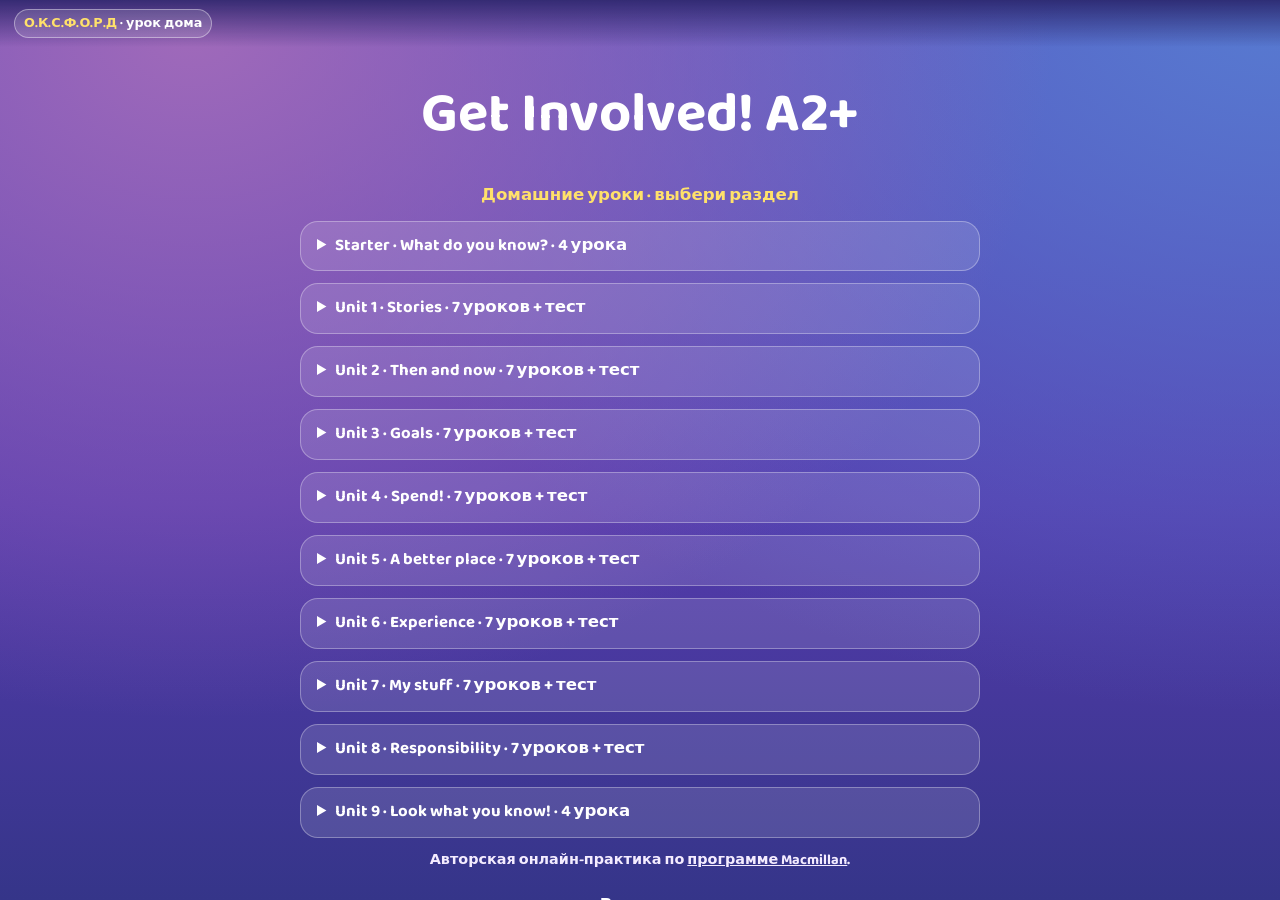
<file: gia2plus/home/index.html>
<!doctype html>
<html lang="ru">
<head>
<meta charset="utf-8">
<meta name="viewport" content="width=device-width,initial-scale=1">
<title>Домашние уроки · Get Involved! A2+</title>
<link rel="stylesheet" href="../../gia-home/lesson.css?v=6">
<link rel="stylesheet" href="https://fonts.googleapis.com/css2?family=Baloo+2:wght@600;700;800&display=swap">
<script src="course.js?v=6" defer></script>
<script src="../../gia-home/course-app.js?v=6" defer></script>
</head>
<body>
<header class="top">
  <a href="./" class="badge"><b>О.К.С.Ф.О.Р.Д</b> · урок дома</a>
  <nav id="steps" aria-label="Шаги урока"></nav>
</header>
<main id="stage"></main>
<footer class="navigation" hidden>
  <button id="previous">← Назад</button><span id="position"></span><button id="next" class="primary">Дальше →</button>
</footer>
<noscript>Включите JavaScript, чтобы открыть уроки.</noscript>
</body>
</html>
</file>
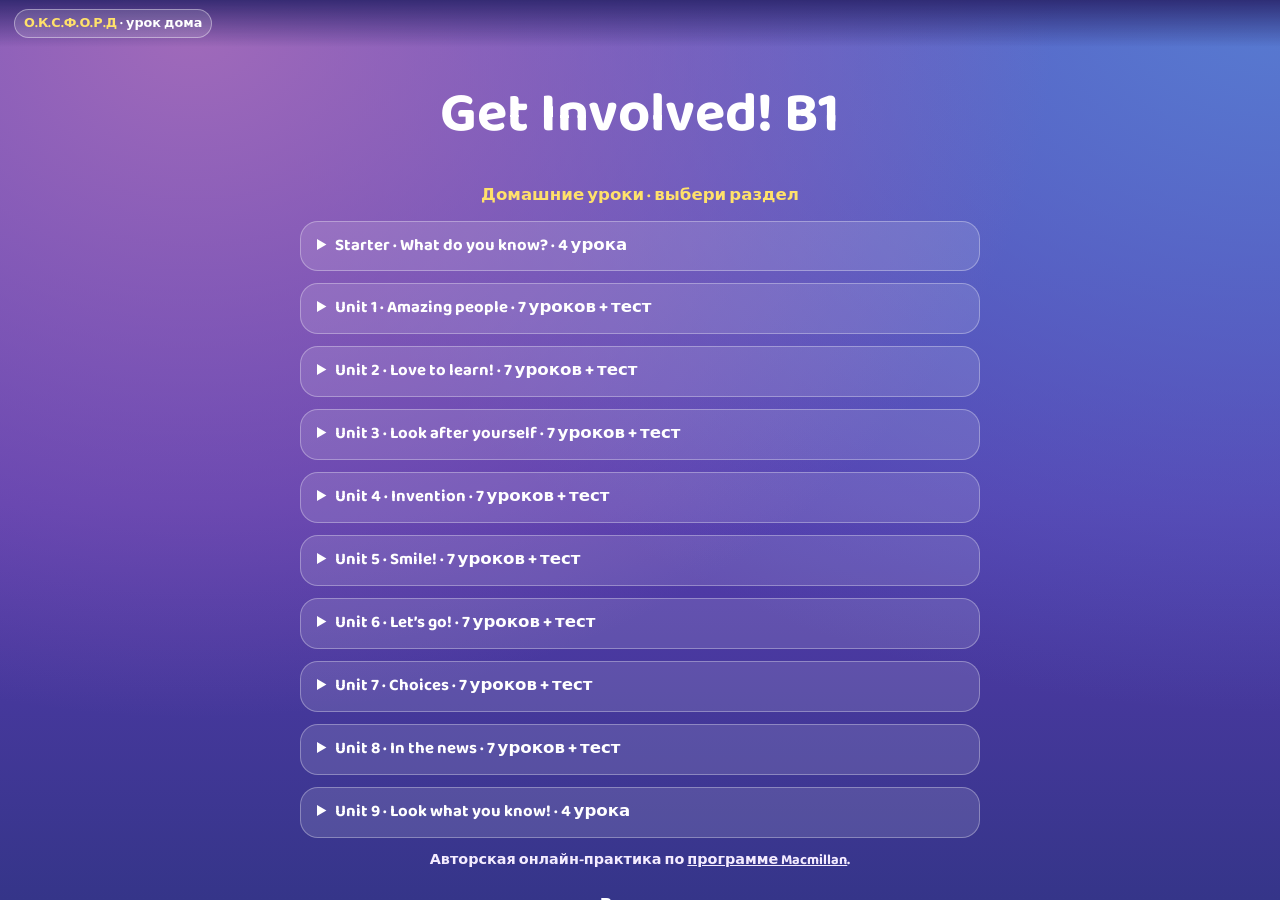
<file: giab1/home/index.html>
<!doctype html>
<html lang="ru">
<head>
<meta charset="utf-8">
<meta name="viewport" content="width=device-width,initial-scale=1">
<title>Домашние уроки · Get Involved! B1</title>
<link rel="stylesheet" href="../../gia-home/lesson.css?v=6">
<link rel="stylesheet" href="https://fonts.googleapis.com/css2?family=Baloo+2:wght@600;700;800&display=swap">
<script src="course.js?v=6" defer></script>
<script src="../../gia-home/course-app.js?v=6" defer></script>
</head>
<body>
<header class="top">
  <a href="./" class="badge"><b>О.К.С.Ф.О.Р.Д</b> · урок дома</a>
  <nav id="steps" aria-label="Шаги урока"></nav>
</header>
<main id="stage"></main>
<footer class="navigation" hidden>
  <button id="previous">← Назад</button><span id="position"></span><button id="next" class="primary">Дальше →</button>
</footer>
<noscript>Включите JavaScript, чтобы открыть уроки.</noscript>
</body>
</html>
</file>
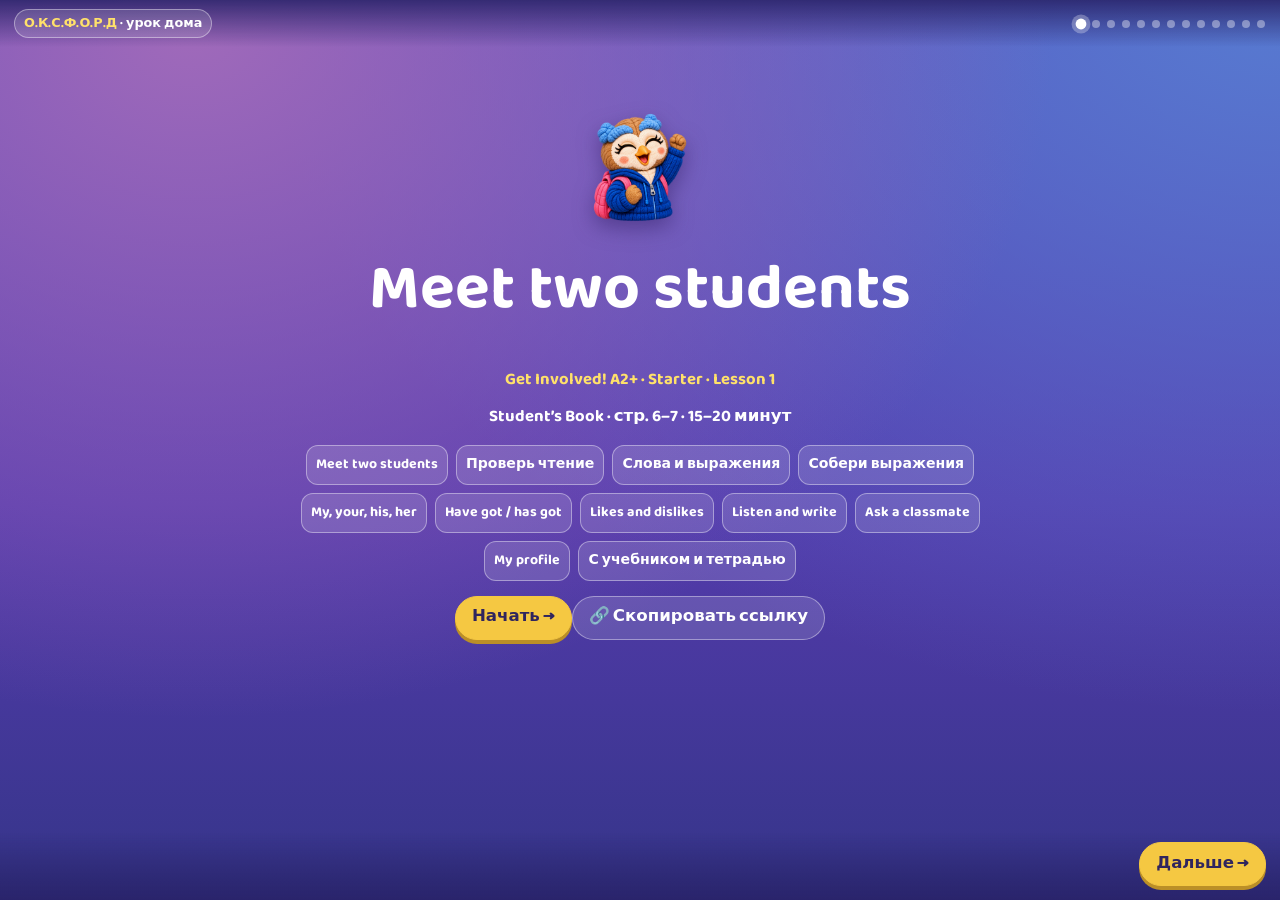
<file: gia2plus/home/st-l1/index.html>
<!doctype html>
<html lang="ru">
<head>
<meta charset="utf-8">
<meta name="viewport" content="width=device-width,initial-scale=1">
<title>Meet two students · Get Involved! A2+</title>
<meta name="robots" content="noindex">
<link rel="stylesheet" href="lesson.css">
<link rel="stylesheet" href="https://fonts.googleapis.com/css2?family=Baloo+2:wght@600;700;800&display=swap">
<script src="lesson.js?v=2" defer></script>
</head>
<body>
<header class="top">
  <a href="https://tatyana2027.github.io/" class="badge"><b>О.К.С.Ф.О.Р.Д</b> · урок дома</a>
  <nav id="steps" aria-label="Шаги урока"></nav>
</header>
<main id="stage"></main>
<footer class="navigation">
  <button id="previous">← Назад</button><span id="position"></span><button id="next" class="primary">Дальше →</button>
</footer>
<noscript>Включите JavaScript, чтобы открыть интерактивные задания.</noscript>
</body>
</html>
</file>
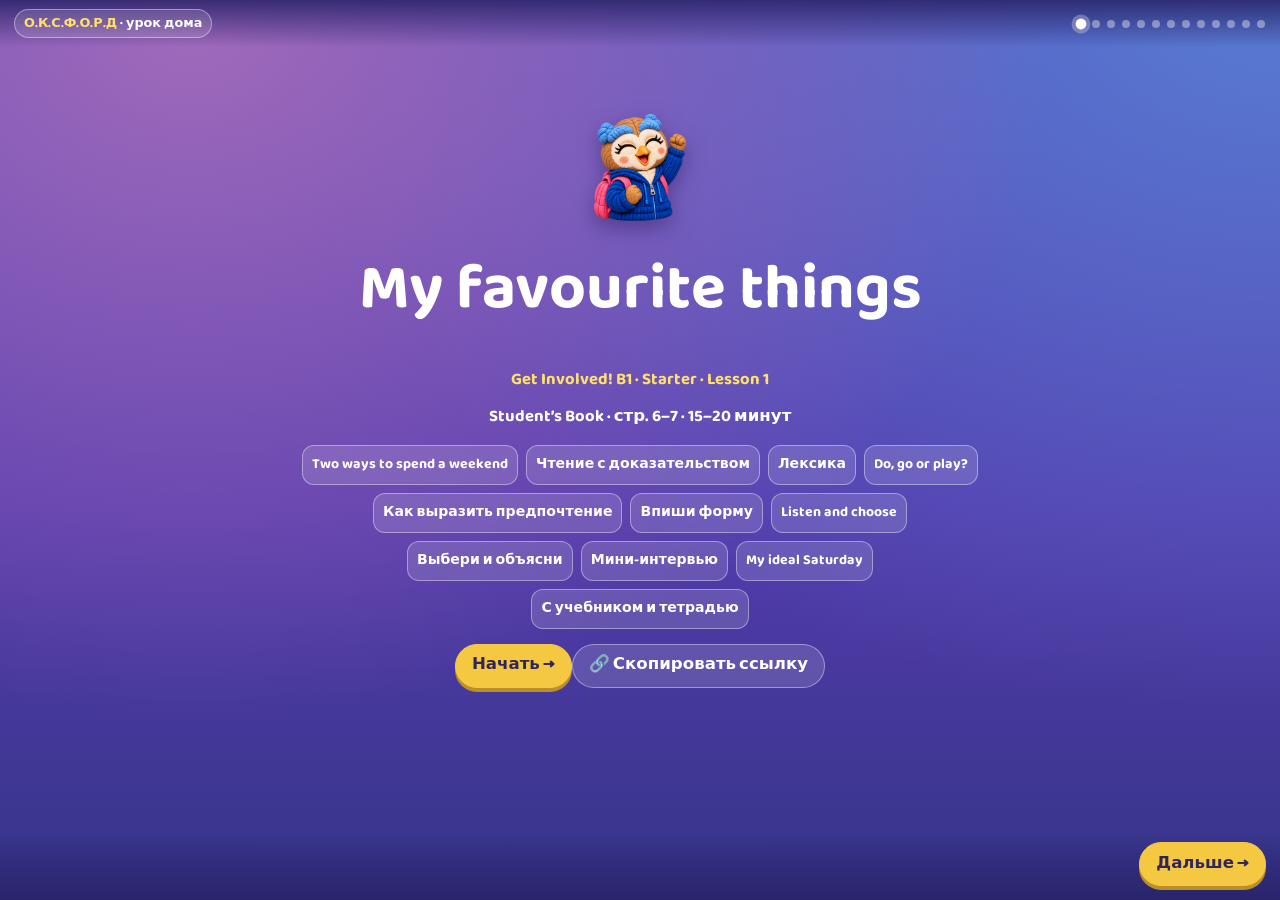
<file: giab1/home/st-l1/index.html>
<!doctype html>
<html lang="ru">
<head>
<meta charset="utf-8">
<meta name="viewport" content="width=device-width,initial-scale=1">
<title>My favourite things · Get Involved! B1</title>
<meta name="robots" content="noindex">
<link rel="stylesheet" href="lesson.css">
<link rel="stylesheet" href="https://fonts.googleapis.com/css2?family=Baloo+2:wght@600;700;800&display=swap">
<script src="lesson.js?v=2" defer></script>
</head>
<body>
<header class="top">
  <a href="https://tatyana2027.github.io/" class="badge"><b>О.К.С.Ф.О.Р.Д</b> · урок дома</a>
  <nav id="steps" aria-label="Шаги урока"></nav>
</header>
<main id="stage"></main>
<footer class="navigation">
  <button id="previous">← Назад</button><span id="position"></span><button id="next" class="primary">Дальше →</button>
</footer>
<noscript>Включите JavaScript, чтобы открыть интерактивные задания.</noscript>
</body>
</html>
</file>
<file: gia-home/lesson.css>
:root{--ink:#252244;--yellow:#f5c842;--violet:#48349d;--white:#fff;--panel:#eeeaff;--font:"Baloo 2",system-ui,sans-serif}
*{box-sizing:border-box}
html{height:100%}
body{margin:0;height:100%;color:#fff;text-align:center;font:700 1.04rem/1.5 var(--font);background:radial-gradient(ellipse at 15% 3%,#a06aba 0%,transparent 56%),radial-gradient(ellipse at 100% 0%,#577bd1 0%,transparent 56%),linear-gradient(#5946ba,#553bad 56%,#353589)}
[hidden]{display:none!important}
h1,h2,p{margin:.35em 0 .7em}
h1{font-size:clamp(2.25rem,8vw,4rem);line-height:1.05}
h2{font-size:clamp(1.55rem,5.5vw,2.2rem);line-height:1.2}
a{color:inherit}
button,input,textarea{font:inherit}
button{border:1px solid #ffffff65;border-radius:999px;padding:8px 16px;min-height:44px;background:#ffffff23;color:#fff;cursor:pointer}
button:hover{background:#ffffff42}
button:disabled{opacity:.75;cursor:default}
button.primary{background:var(--yellow);color:#30255e;border-color:#f5c842;box-shadow:0 4px #bb8f27}
button.primary:hover{background:#ffe181}
:focus-visible{outline:3px solid #ffe580;outline-offset:3px}
.sheet :focus-visible{outline-color:#5541aa}
.top,.navigation{position:fixed;inset-inline:0;z-index:2;display:flex;align-items:center;justify-content:space-between;gap:6px;padding:9px 14px}
.top{top:0;background:linear-gradient(#292369df,transparent)}
.navigation{bottom:0;background:linear-gradient(0deg,#292369f0,transparent);padding-bottom:calc(14px + env(safe-area-inset-bottom))}
.badge{border:1px solid #ffffff65;border-radius:999px;background:#ffffff23;padding:4px 9px;font-size:.8rem;text-decoration:none;white-space:nowrap}
.badge b,.lead{color:#ffe16a}
#steps{display:flex;gap:4px}
#steps button{display:grid;place-items:center;padding:0;min-height:28px;width:11px;border:0;background:transparent}
#steps button::after{content:"";width:8px;height:8px;border-radius:50%;background:#ffffff62}
#steps button[aria-current=step]::after{background:white;scale:1.35;box-shadow:0 0 0 3px #ffffff47}
#steps button.complete::after{background:var(--yellow)}
#stage{height:100%;overflow:auto;padding:66px 14px 88px}
.slide{width:min(100%,680px);margin:auto}
.slide.cover{padding-block:clamp(16px,5vh,56px)}
.owl{height:114px;max-width:100%;object-fit:contain;filter:drop-shadow(0 8px 10px #36246b88)}
.number{display:inline-grid;place-items:center;vertical-align:middle;width:34px;height:34px;margin-right:8px;border-radius:50%;color:#423184;background:var(--yellow);font-size:1rem}
.sheet{background:#fff;color:var(--ink);border-radius:20px;padding:15px;margin:10px 0;box-shadow:0 5px #2d256659;text-align:left}
.sheet strong{color:#4e3c9c}
.grid,.actions,.plan{display:flex;gap:8px;flex-wrap:wrap;justify-content:center}
.grid .sheet{flex:1 1 225px}
.plan{margin:15px 0}
.plan button{border-radius:12px;min-height:40px;font-size:.88rem;padding:4px 9px}
.sheet button:not(.primary){background:#eeeaff;color:#342674;border-color:#d1c8f1}
.sheet button.right{background:#d3f2df;color:#184a32}
.sheet button.wrong{background:#fbdde4;color:#6f2239}
.sheet .actions{justify-content:flex-start}
.feedback{margin:.55em 0 0;font-size:.94rem}
.feedback:empty{display:none}
.feedback.error{color:#a01b3e}
.feedback.success{color:#1c6344}
input,textarea{width:100%;border:1px solid #afa5d4;border-radius:10px;padding:7px 10px;background:#faf9ff;color:var(--ink);margin:4px 0 8px}
input[aria-invalid=true]{border:2px solid #a01b3e}
input[type=checkbox]{width:20px;height:20px;vertical-align:middle;margin-right:9px}
textarea{resize:vertical;min-height:90px}
.line{display:block;width:100%;text-align:left;border-radius:10px;margin:6px 0}
@media(max-width:390px){.top,.navigation{padding-inline:8px}.badge{font-size:.7rem}#steps{gap:1px}#steps button{width:10px}.sheet{padding:12px}}
.catalog{width:min(100%,680px);margin:auto}
.catalog h1{font-size:clamp(2rem,7vw,3.5rem)}
.catalog details{text-align:left;margin:12px 0;border:1px solid #ffffff50;border-radius:18px;background:#ffffff20}
.catalog summary{padding:12px 16px;cursor:pointer}
.catalog .sheet{margin:0 8px 8px}
.catalog-row{display:flex;align-items:center;justify-content:space-between;gap:8px}
.catalog-row>a{flex:1;padding:7px;text-decoration:none;color:#3f2d87}
.catalog-row button{flex:none;padding:5px 12px}
.catalog-return{display:inline-block;margin-top:12px}
.source-note{font-size:.9rem;color:#f4ecff}
.source-note a{white-space:normal}
#stage h2[tabindex]:focus,#stage h1[tabindex]:focus{outline:none}
.feature-audio{width:min(100%,480px);display:block;margin:10px auto}
.article-copy{font-weight:600}
.sheet ul {padding-inline-start:1.2rem}
.sheet details[open],.sheet:has(>audio:not([hidden])){padding-block:14px}
.sheet label{display:block}
.sheet form label{margin-bottom:4px}
.sheet .feedback li{margin-top:.12em}
.sheet button.right:disabled,.sheet button.wrong:disabled{opacity:1}
.reading-copy {font-weight:600;line-height:1.65}
.reading-copy>p {margin:.85rem 0}
.reading-copy h3,.reading-copy summary {font-weight:800;color:#41308c}
.reading-copy summary {cursor:pointer}
.reading-copy strong {background:#efe8ff;color:#38216f;padding:0 .18em;border-radius:.22em}
.reading-paragraph-number {font-size:.8em;color:#5548a0;font-weight:800}
.definition-row {border-top:1px solid #e5dff7;margin:.65rem 0;padding-top:.65rem}
.definition-row select {max-width:100%;min-height:44px;padding:6px 10px;margin-top:.35rem;color:var(--ink);background:#faf9ff;border:1px solid #afa5d4;border-radius:10px;font:inherit}
.definition-row select[aria-invalid=true] {border:2px solid #a01b3e}
.definition-row select:disabled {color:#1c6344;background:#e4f4eb;opacity:1}
.vocabulary-set>summary{cursor:pointer;font-weight:800;color:#41308c}
.vocabulary-set[open]>summary{margin-bottom:.75rem}
.vocabulary-set .grid{justify-content:stretch}
.vocabulary-set .actions{margin-top:.6rem}
.vocabulary-set button+button{margin-inline-start:.25rem}
</file>
<file: gia2plus/home/st-l1/lesson.css>
:root{--ink:#252244;--yellow:#f5c842;--violet:#48349d;--white:#fff;--panel:#eeeaff;--font:"Baloo 2",system-ui,sans-serif}
*{box-sizing:border-box}
html{height:100%}
body{margin:0;height:100%;color:#fff;text-align:center;font:700 1.04rem/1.5 var(--font);background:radial-gradient(ellipse at 15% 3%,#a06aba 0%,transparent 56%),radial-gradient(ellipse at 100% 0%,#577bd1 0%,transparent 56%),linear-gradient(#5946ba,#553bad 56%,#353589)}
[hidden]{display:none!important}
h1,h2,p{margin:.35em 0 .7em}
h1{font-size:clamp(2.25rem,8vw,4rem);line-height:1.05}
h2{font-size:clamp(1.55rem,5.5vw,2.2rem);line-height:1.2}
a{color:inherit}
button,input,textarea{font:inherit}
button{border:1px solid #ffffff65;border-radius:999px;padding:8px 16px;min-height:44px;background:#ffffff23;color:#fff;cursor:pointer}
button:hover{background:#ffffff42}
button:disabled{opacity:.75;cursor:default}
button.primary{background:var(--yellow);color:#30255e;border-color:#f5c842;box-shadow:0 4px #bb8f27}
button.primary:hover{background:#ffe181}
:focus-visible{outline:3px solid #ffe580;outline-offset:3px}
.sheet :focus-visible{outline-color:#5541aa}
.top,.navigation{position:fixed;inset-inline:0;z-index:2;display:flex;align-items:center;justify-content:space-between;gap:6px;padding:9px 14px}
.top{top:0;background:linear-gradient(#292369df,transparent)}
.navigation{bottom:0;background:linear-gradient(0deg,#292369f0,transparent);padding-bottom:calc(14px + env(safe-area-inset-bottom))}
.badge{border:1px solid #ffffff65;border-radius:999px;background:#ffffff23;padding:4px 9px;font-size:.8rem;text-decoration:none;white-space:nowrap}
.badge b,.lead{color:#ffe16a}
#steps{display:flex;gap:4px}
#steps button{display:grid;place-items:center;padding:0;min-height:28px;width:11px;border:0;background:transparent}
#steps button::after{content:"";width:8px;height:8px;border-radius:50%;background:#ffffff62}
#steps button[aria-current=step]::after{background:white;scale:1.35;box-shadow:0 0 0 3px #ffffff47}
#steps button.complete::after{background:var(--yellow)}
#stage{height:100%;overflow:auto;padding:66px 14px 88px}
.slide{width:min(100%,680px);margin:auto}
.slide.cover{padding-block:clamp(16px,5vh,56px)}
.owl{height:114px;max-width:100%;object-fit:contain;filter:drop-shadow(0 8px 10px #36246b88)}
.number{display:inline-grid;place-items:center;vertical-align:middle;width:34px;height:34px;margin-right:8px;border-radius:50%;color:#423184;background:var(--yellow);font-size:1rem}
.sheet{background:#fff;color:var(--ink);border-radius:20px;padding:15px;margin:10px 0;box-shadow:0 5px #2d256659;text-align:left}
.sheet strong{color:#4e3c9c}
.grid,.actions,.plan{display:flex;gap:8px;flex-wrap:wrap;justify-content:center}
.grid .sheet{flex:1 1 225px}
.plan{margin:15px 0}
.plan button{border-radius:12px;min-height:40px;font-size:.88rem;padding:4px 9px}
.sheet button:not(.primary){background:#eeeaff;color:#342674;border-color:#d1c8f1}
.sheet button.right{background:#d3f2df;color:#184a32}
.sheet button.wrong{background:#fbdde4;color:#6f2239}
.sheet .actions{justify-content:flex-start}
.feedback{margin:.55em 0 0;font-size:.94rem}
.feedback:empty{display:none}
.feedback.error{color:#a01b3e}
.feedback.success{color:#1c6344}
input,textarea{width:100%;border:1px solid #afa5d4;border-radius:10px;padding:7px 10px;background:#faf9ff;color:var(--ink);margin:4px 0 8px}
input[aria-invalid=true]{border:2px solid #a01b3e}
input[type=checkbox]{width:20px;height:20px;vertical-align:middle;margin-right:9px}
textarea{resize:vertical;min-height:90px}
.line{display:block;width:100%;text-align:left;border-radius:10px;margin:6px 0}
@media(max-width:390px){.top,.navigation{padding-inline:8px}.badge{font-size:.7rem}#steps{gap:1px}#steps button{width:10px}.sheet{padding:12px}}
</file>
<file: giab1/home/st-l1/lesson.css>
:root{--ink:#252244;--yellow:#f5c842;--violet:#48349d;--white:#fff;--panel:#eeeaff;--font:"Baloo 2",system-ui,sans-serif}
*{box-sizing:border-box}
html{height:100%}
body{margin:0;height:100%;color:#fff;text-align:center;font:700 1.04rem/1.5 var(--font);background:radial-gradient(ellipse at 15% 3%,#a06aba 0%,transparent 56%),radial-gradient(ellipse at 100% 0%,#577bd1 0%,transparent 56%),linear-gradient(#5946ba,#553bad 56%,#353589)}
[hidden]{display:none!important}
h1,h2,p{margin:.35em 0 .7em}
h1{font-size:clamp(2.25rem,8vw,4rem);line-height:1.05}
h2{font-size:clamp(1.55rem,5.5vw,2.2rem);line-height:1.2}
a{color:inherit}
button,input,textarea{font:inherit}
button{border:1px solid #ffffff65;border-radius:999px;padding:8px 16px;min-height:44px;background:#ffffff23;color:#fff;cursor:pointer}
button:hover{background:#ffffff42}
button:disabled{opacity:.75;cursor:default}
button.primary{background:var(--yellow);color:#30255e;border-color:#f5c842;box-shadow:0 4px #bb8f27}
button.primary:hover{background:#ffe181}
:focus-visible{outline:3px solid #ffe580;outline-offset:3px}
.sheet :focus-visible{outline-color:#5541aa}
.top,.navigation{position:fixed;inset-inline:0;z-index:2;display:flex;align-items:center;justify-content:space-between;gap:6px;padding:9px 14px}
.top{top:0;background:linear-gradient(#292369df,transparent)}
.navigation{bottom:0;background:linear-gradient(0deg,#292369f0,transparent);padding-bottom:calc(14px + env(safe-area-inset-bottom))}
.badge{border:1px solid #ffffff65;border-radius:999px;background:#ffffff23;padding:4px 9px;font-size:.8rem;text-decoration:none;white-space:nowrap}
.badge b,.lead{color:#ffe16a}
#steps{display:flex;gap:4px}
#steps button{display:grid;place-items:center;padding:0;min-height:28px;width:11px;border:0;background:transparent}
#steps button::after{content:"";width:8px;height:8px;border-radius:50%;background:#ffffff62}
#steps button[aria-current=step]::after{background:white;scale:1.35;box-shadow:0 0 0 3px #ffffff47}
#steps button.complete::after{background:var(--yellow)}
#stage{height:100%;overflow:auto;padding:66px 14px 88px}
.slide{width:min(100%,680px);margin:auto}
.slide.cover{padding-block:clamp(16px,5vh,56px)}
.owl{height:114px;max-width:100%;object-fit:contain;filter:drop-shadow(0 8px 10px #36246b88)}
.number{display:inline-grid;place-items:center;vertical-align:middle;width:34px;height:34px;margin-right:8px;border-radius:50%;color:#423184;background:var(--yellow);font-size:1rem}
.sheet{background:#fff;color:var(--ink);border-radius:20px;padding:15px;margin:10px 0;box-shadow:0 5px #2d256659;text-align:left}
.sheet strong{color:#4e3c9c}
.grid,.actions,.plan{display:flex;gap:8px;flex-wrap:wrap;justify-content:center}
.grid .sheet{flex:1 1 225px}
.plan{margin:15px 0}
.plan button{border-radius:12px;min-height:40px;font-size:.88rem;padding:4px 9px}
.sheet button:not(.primary){background:#eeeaff;color:#342674;border-color:#d1c8f1}
.sheet button.right{background:#d3f2df;color:#184a32}
.sheet button.wrong{background:#fbdde4;color:#6f2239}
.sheet .actions{justify-content:flex-start}
.feedback{margin:.55em 0 0;font-size:.94rem}
.feedback:empty{display:none}
.feedback.error{color:#a01b3e}
.feedback.success{color:#1c6344}
input,textarea{width:100%;border:1px solid #afa5d4;border-radius:10px;padding:7px 10px;background:#faf9ff;color:var(--ink);margin:4px 0 8px}
input[aria-invalid=true]{border:2px solid #a01b3e}
input[type=checkbox]{width:20px;height:20px;vertical-align:middle;margin-right:9px}
textarea{resize:vertical;min-height:90px}
.line{display:block;width:100%;text-align:left;border-radius:10px;margin:6px 0}
@media(max-width:390px){.top,.navigation{padding-inline:8px}.badge{font-size:.7rem}#steps{gap:1px}#steps button{width:10px}.sheet{padding:12px}}
</file>
